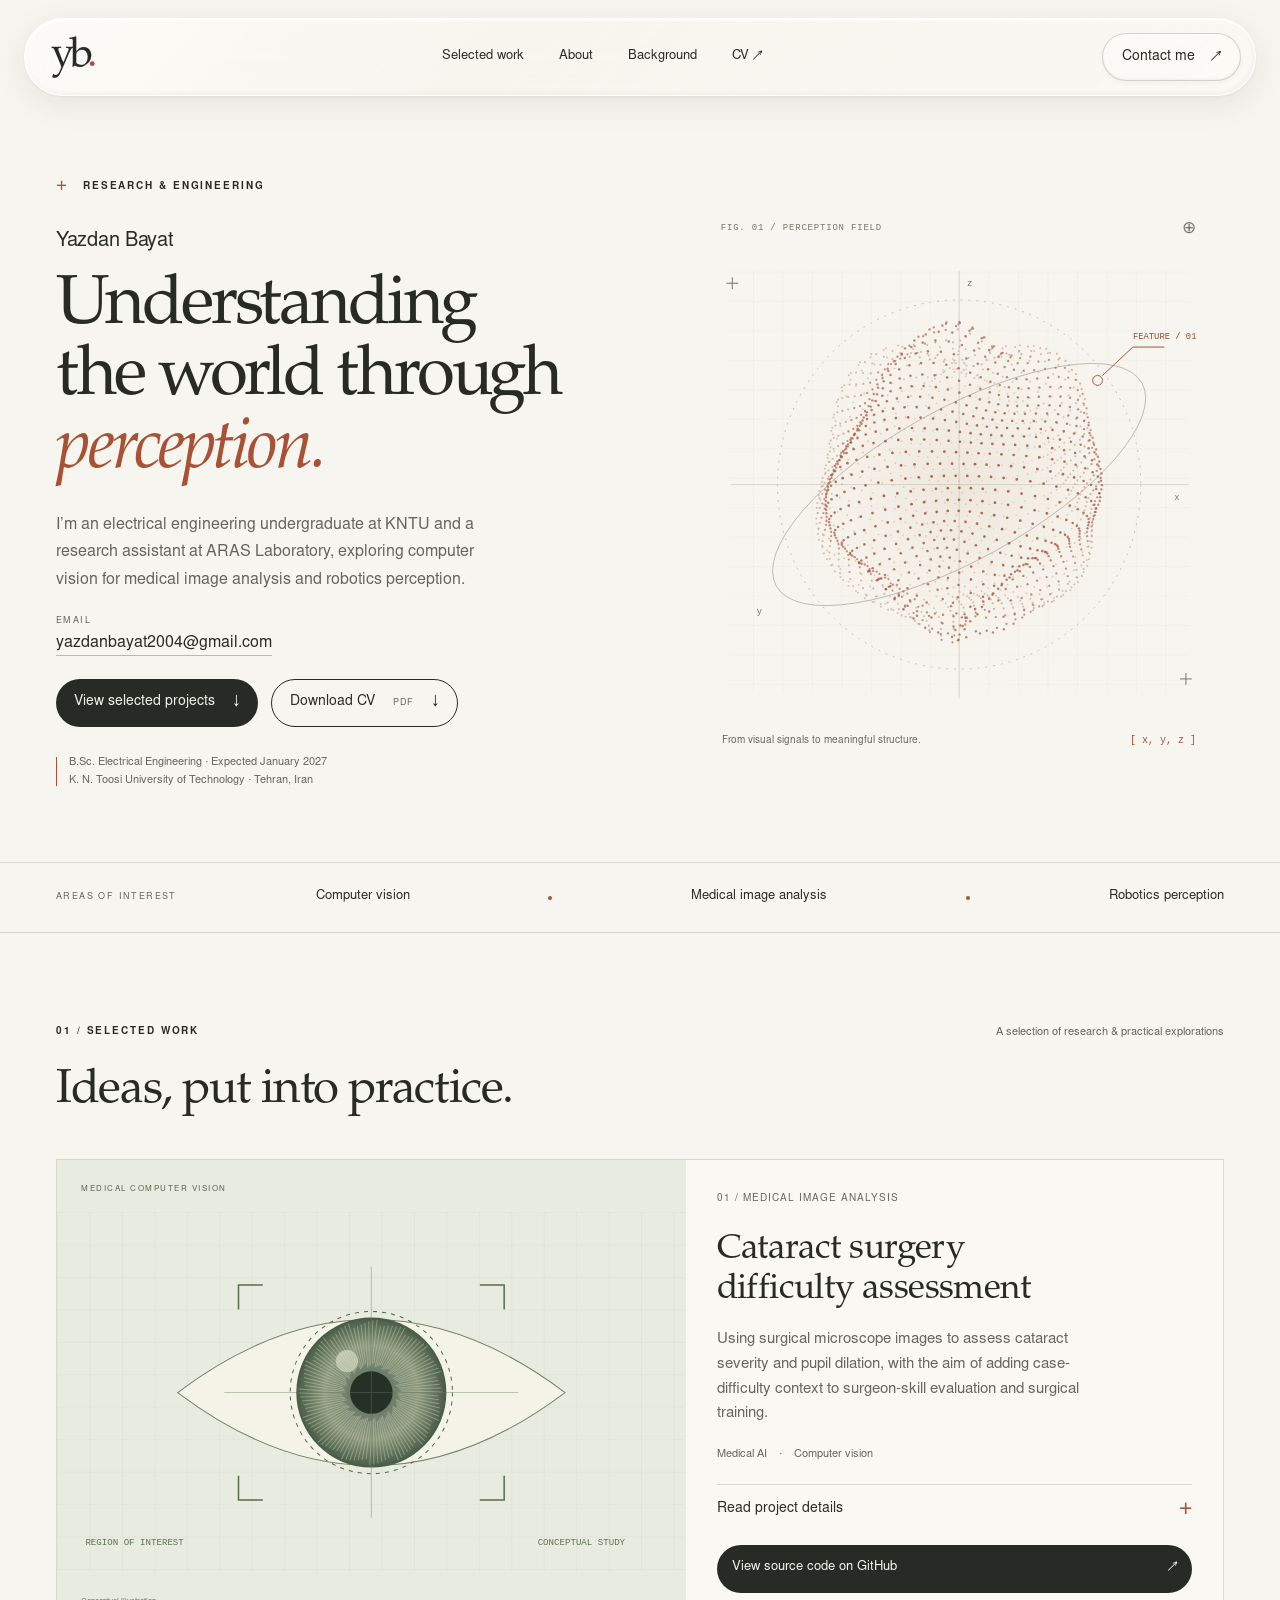
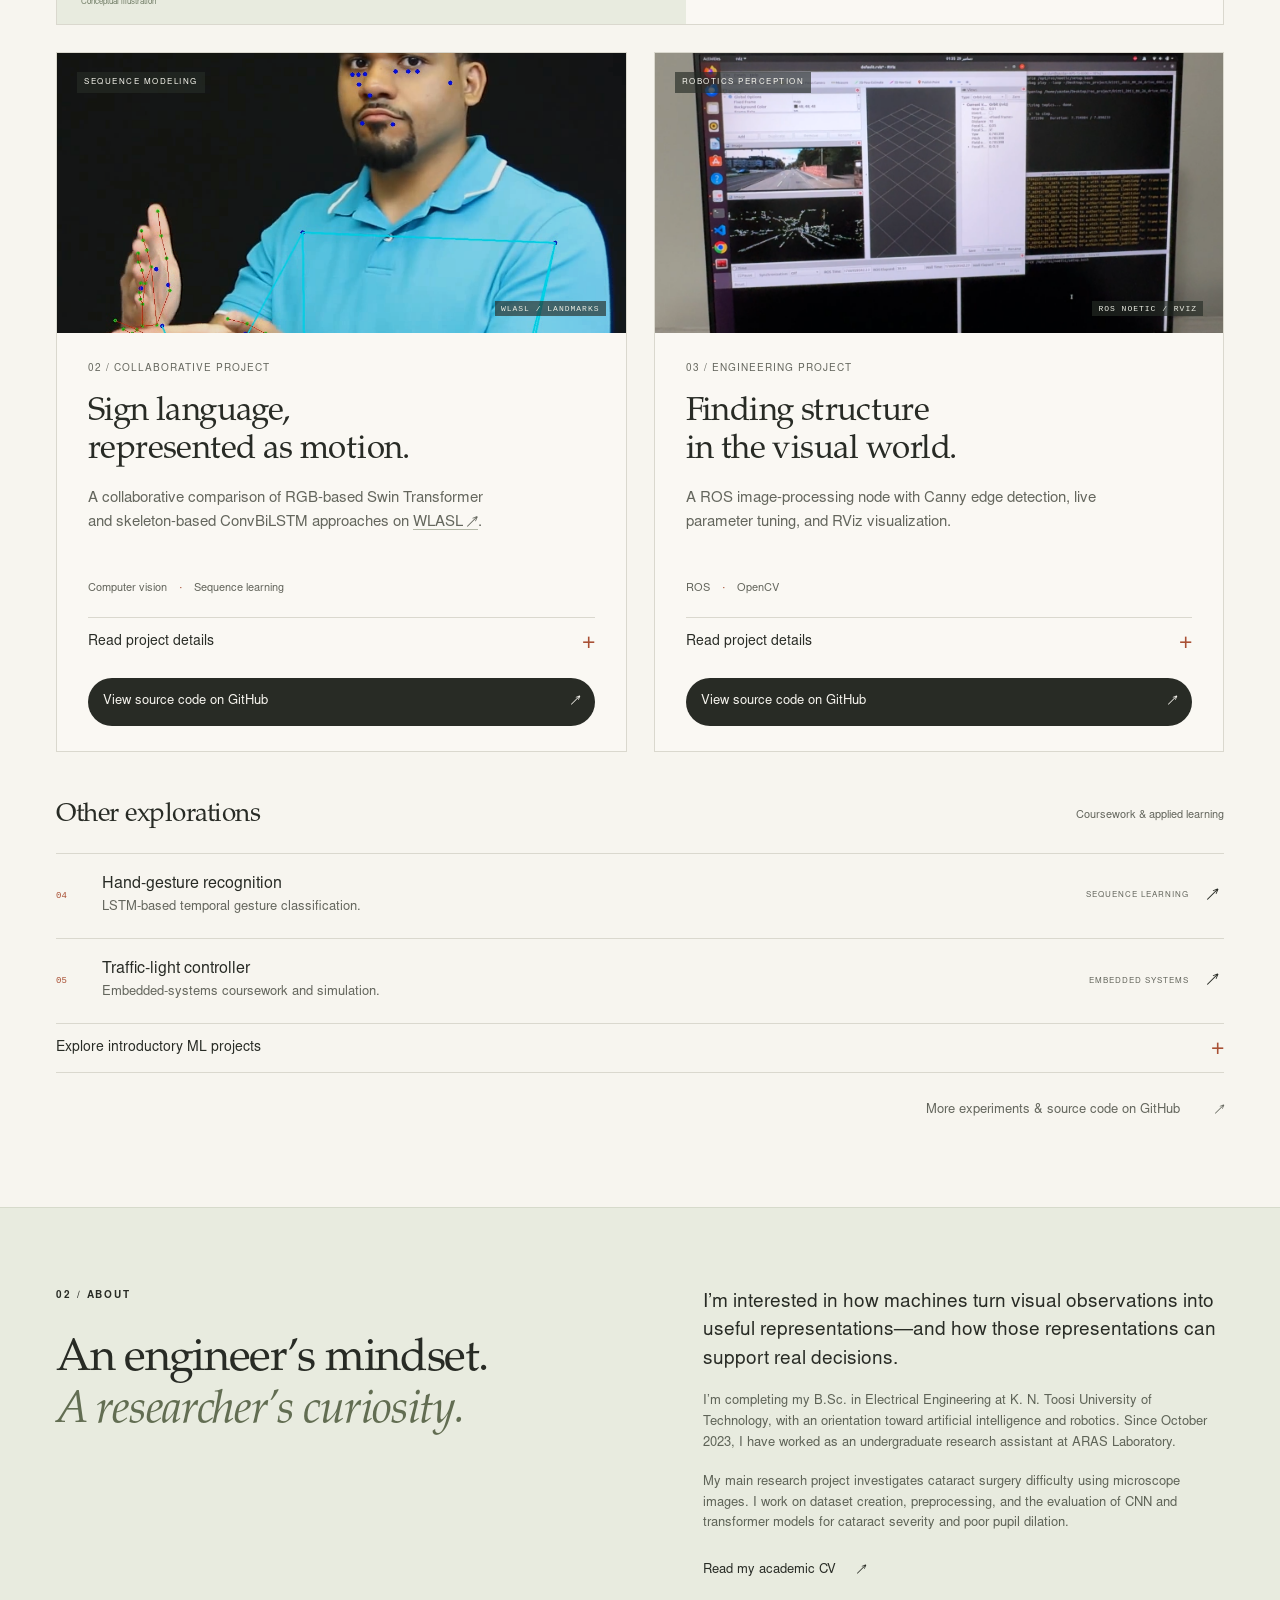
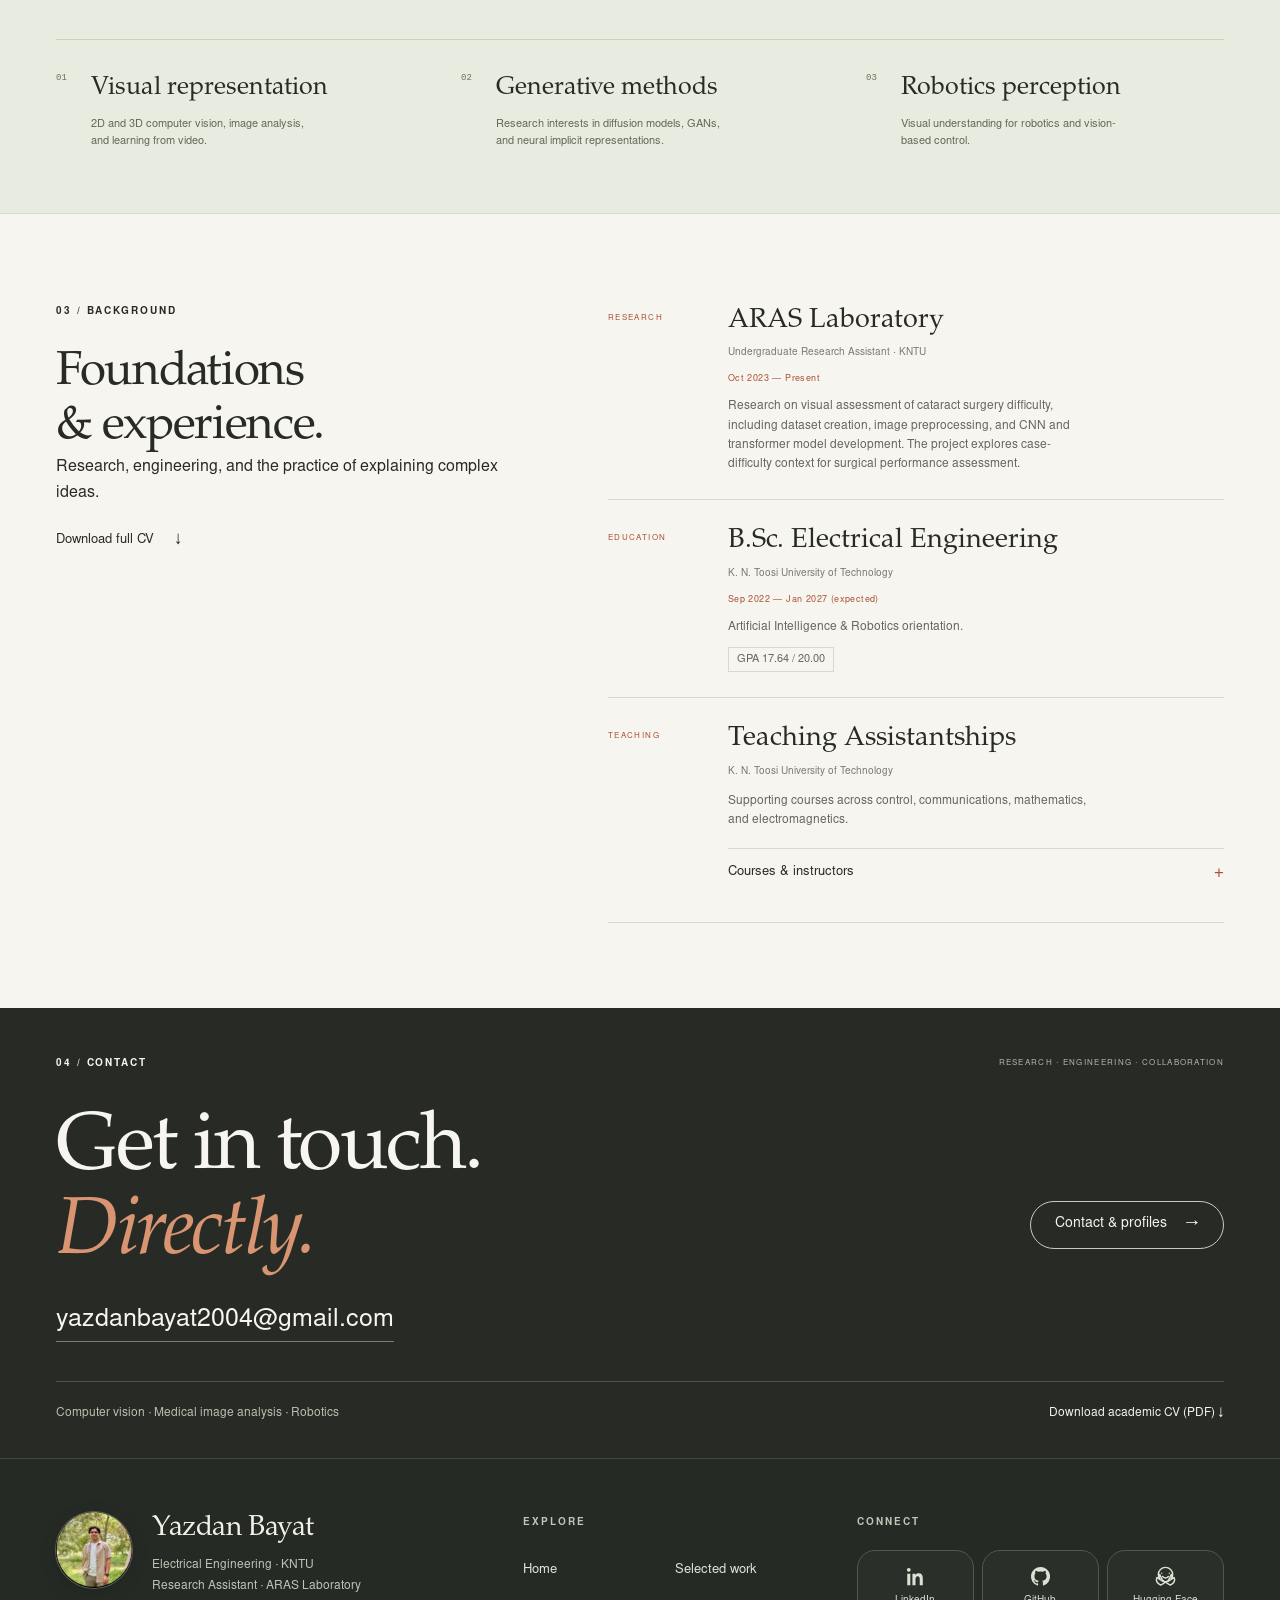
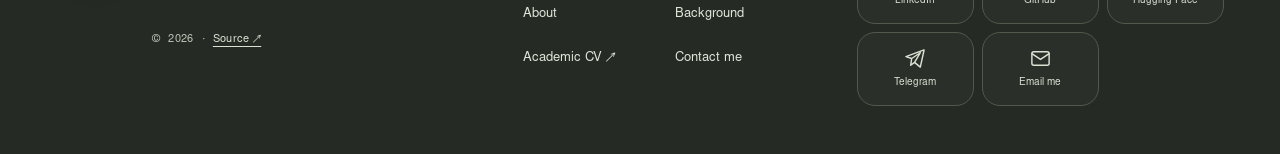
<file: index.html>
<!doctype html>
<html lang="en">
<head>
  <meta charset="utf-8">
  <meta name="viewport" content="width=device-width, initial-scale=1">
  <meta name="theme-color" content="#f7f5ef">
  <meta name="description" content="Yazdan Bayat — electrical engineering, computer vision, medical image analysis, and robotics perception. Selected research and engineering projects.">
  <title>Yazdan Bayat — Research & Engineering</title>
  <link rel="icon" href="assets/favicon.svg" type="image/svg+xml">
  <link rel="preload" href="assets/fonts/editorial-regular.otf" as="font" type="font/otf" crossorigin>
  <link rel="stylesheet" href="styles.css">
  <script src="script.js?v=20261015-mobile-nav" defer></script>
</head>
<body>
  <a class="skip" href="#main">Skip to content</a>
  <header class="header">
    <a class="wordmark" href="#top" aria-label="Yazdan Bayat, home">yb<span class="wordmark-dot">.</span></a>
    <nav class="desktop-nav" aria-label="Main navigation"><a href="#work">Selected work</a><a href="#about">About</a><a href="#background">Background</a><a href="assets/Yazdan_Bayat_CV.pdf" target="_blank" rel="noopener noreferrer" aria-label="View curriculum vitae, PDF">CV ↗</a></nav>
    <details class="mobile-menu"><summary>Explore <svg viewBox="0 0 16 16" aria-hidden="true"><path d="m4 6 4 4 4-4"/></svg></summary><nav aria-label="Mobile navigation"><a href="#top">Home</a><a href="#work">Selected work</a><a href="#about">About</a><a href="#background">Background</a><a href="assets/Yazdan_Bayat_CV.pdf" target="_blank" rel="noopener noreferrer">Academic CV ↗</a><a href="contact.html">Contact me</a></nav></details>
    <a class="header-contact" href="contact.html">Contact me <span aria-hidden="true">↗</span></a>
  </header>
  <main id="main">
    <section class="hero wrap" id="top" aria-labelledby="hero-title">
      <div class="hero-copy">
        <p class="eyebrow"><span class="tiny-cross" aria-hidden="true">+</span> RESEARCH & ENGINEERING</p>
        <p class="hero-name">Yazdan Bayat</p>
        <h1 id="hero-title">Understanding<br>the world through<br><em>perception.</em></h1>
        <p class="hero-description">I’m an electrical engineering undergraduate at KNTU and a research assistant at ARAS Laboratory, exploring computer vision for medical image analysis and robotics perception.</p>
        <div class="hero-email"><span>EMAIL</span><a href="mailto:yazdanbayat2004@gmail.com">yazdanbayat2004@gmail.com</a></div>
        <div class="hero-actions"><a class="button dark" href="#work">View selected projects <span aria-hidden="true">↓</span></a><a class="button outline" href="assets/Yazdan_Bayat_CV.pdf" download="Yazdan_Bayat_CV.pdf">Download CV <span class="button-format">PDF</span><span aria-hidden="true">↓</span></a></div>
        <div class="hero-affiliation"><span class="affiliation-line"></span><span>B.Sc. Electrical Engineering · Expected January 2027<br>K. N. Toosi University of Technology · Tehran, Iran</span></div>
      </div>
      <figure class="hero-visual">
        <div class="visual-top"><span>FIG. 01 / PERCEPTION FIELD</span><span aria-hidden="true">⊕</span></div>
        <svg id="perception-field" viewBox="0 0 540 500" role="img" aria-labelledby="field-title field-desc">
          <title id="field-title">An abstract three-dimensional perception field</title><desc id="field-desc">A terracotta point cloud forms a sculptural sphere inside a coordinate grid. A conceptual illustration of spatial perception.</desc>
          <defs><pattern id="grid" width="30" height="30" patternUnits="userSpaceOnUse"><path d="M30 0H0V30" fill="none" stroke="#d5d0c5" stroke-width=".5"/></pattern><radialGradient id="wash"><stop stop-color="#e9dfd0" stop-opacity=".7"/><stop offset="1" stop-color="#f7f5ef" stop-opacity="0"/></radialGradient></defs>
          <rect x="35" y="30" width="470" height="430" fill="url(#grid)" opacity=".65"/>
          <circle cx="272" cy="247" r="225" fill="url(#wash)"/>
          <g fill="none" stroke="#b7b2a7" stroke-width=".8"><ellipse cx="270" cy="247" rx="213" ry="77" transform="rotate(-29 270 247)"/><ellipse cx="270" cy="247" rx="185" ry="188" stroke-dasharray="2 6"/><path d="M37 247H504M270 29V465" opacity=".55"/></g>
          <g id="cloud"></g>
          <g fill="#77786e" font-family="monospace" font-size="9"><text x="489" y="263">x</text><text x="278" y="45">z</text><text x="64" y="379">y</text></g>
          <g fill="#f7f5ef" stroke="#a85437"><circle cx="411" cy="141" r="5"/><path d="M416 136L447 107H479" fill="none"/></g><text x="447" y="99" font-size="9" fill="#8f4d35" font-family="monospace">FEATURE / 01</text>
          <g stroke="#737569" stroke-width="1"><path d="M33 42h12m-6-6v12M495 445h12m-6-6v12"/></g>
        </svg>
        <figcaption><span>From visual signals to meaningful structure.</span><span class="visual-index">[ x, y, z ]</span></figcaption>
      </figure>
    </section>
    <div class="interest-strip"><div class="wrap"><span class="strip-label">AREAS OF INTEREST</span><span>Computer vision</span><i aria-hidden="true"></i><span>Medical image analysis</span><i aria-hidden="true"></i><span>Robotics perception</span></div></div>

    <section class="work wrap section" id="work" aria-labelledby="work-title">
      <div class="section-top"><p class="eyebrow">01 / SELECTED WORK</p><span class="small-note">A selection of research & practical explorations</span></div>
      <div class="work-heading"><h2 id="work-title">Ideas, put into practice.</h2></div>

      <article class="project featured" data-category="research">
        <div class="project-visual medical-visual"><span class="image-label">MEDICAL COMPUTER VISION</span><svg viewBox="0 0 620 355" role="img" aria-label="Conceptual illustration of image analysis around an eye; not a clinical image or model output">
          <defs><radialGradient id="iris"><stop stop-color="#262d25"/><stop offset=".2" stop-color="#262d25"/><stop offset=".21" stop-color="#647765"/><stop offset=".63" stop-color="#8d9980"/><stop offset="1" stop-color="#465b46"/></radialGradient><pattern id="med-grid" width="32" height="32" patternUnits="userSpaceOnUse"><path d="M32 0H0V32" fill="none" stroke="#d1d4c5" stroke-width=".6"/></pattern></defs>
          <rect width="620" height="355" fill="url(#med-grid)"/><g transform="translate(310 178)"><path d="M-191 0Q0-144 191 0Q0 144-191 0Z" fill="#f4f3e8" stroke="#75816a"/><circle r="74" fill="url(#iris)"/><g id="iris-lines" stroke="#c7cdab" opacity=".45"></g><circle r="21" fill="#253026"/><circle r="80" fill="none" stroke="#56674a" stroke-dasharray="4 5"/><path d="M-107-106h-24v24M107-106h24v24M-107 106h-24v-24M107 106h24v-24" fill="none" stroke="#596e4e" stroke-width="1.5"/><path d="M-145 0h290M0-124v248" stroke="#687b59" opacity=".4"/><circle cx="-24" cy="-31" r="11" fill="#eef1db" opacity=".5"/></g>
          <g fill="#627155" font-family="monospace" font-size="9"><text x="28" y="328">REGION OF INTEREST</text><text x="474" y="328">CONCEPTUAL STUDY</text></g>
        </svg><span class="visual-disclaimer">Conceptual illustration</span></div>
        <div class="project-copy"><div class="project-meta"><span>01 / MEDICAL IMAGE ANALYSIS</span></div><h3>Cataract surgery<br>difficulty assessment</h3><p>Using surgical microscope images to assess cataract severity and pupil dilation, with the aim of adding case-difficulty context to surgeon-skill evaluation and surgical training.</p><div class="tags"><span>Medical AI</span><span>Computer vision</span></div>
          <details class="project-details"><summary>Read project details <span aria-hidden="true">+</span></summary><div class="project-details-body"><p><strong>The idea.</strong> A surgeon’s performance needs to be interpreted in the context of the case. This project investigates visual indicators of case difficulty that could help a skill-assessment system account for the conditions under which a procedure is performed.</p><p><strong>The approach.</strong> Surgical microscope images are used for two complementary tasks: four-class cataract severity classification and binary poor pupil dilation detection. CNN and transformer models learn visual patterns associated with these factors.</p><p><strong>Intended use.</strong> Providing a case-difficulty signal for future surgeon-skill assessment, training feedback, and research into surgical performance.</p><p><strong>My work.</strong> Dataset creation and annotation, preprocessing, video-identifier mapping, and model development and evaluation.</p></div></details>
          <a class="project-code-link" href="https://github.com/YzdnByat/Cataract-Difficulty-Classification" target="_blank" rel="noopener noreferrer">View source code on GitHub <span aria-hidden="true">↗</span></a>
        </div>
      </article>

      <div class="project-grid">
        <article class="project compact" data-category="research"><div class="project-visual sign-visual"><img src="assets/sign-landmarks.png" alt="A sign-language video frame with detected facial, body, and hand landmarks" loading="lazy" width="1041" height="1115"><span class="image-label light">SEQUENCE MODELING</span><span class="image-corner">WLASL / LANDMARKS</span></div><div class="project-copy"><div class="project-meta"><span>02 / COLLABORATIVE PROJECT</span></div><h3>Sign language,<br>represented as motion.</h3><p>A collaborative comparison of RGB-based Swin Transformer and skeleton-based ConvBiLSTM approaches on <a class="inline-link" href="https://dxli94.github.io/WLASL/" target="_blank" rel="noopener noreferrer">WLASL ↗</a>.</p><div class="tags"><span>Computer vision</span><span>Sequence learning</span></div><details class="project-details"><summary>Read project details <span aria-hidden="true">+</span></summary><div class="project-details-body"><p><strong>The idea.</strong> Recognizing individual signs from video is a visual sequence-learning problem. This collaborative project compares image-based and landmark-based representations.</p><p><strong>The approach.</strong> RGB-based Swin Transformer and skeleton-based ConvBiLSTM models are explored using <a class="inline-link" href="https://dxli94.github.io/WLASL/" target="_blank" rel="noopener noreferrer">the WLASL dataset</a>.</p><p><strong>Team.</strong> <a class="inline-link" href="https://github.com/YzdnByat" target="_blank" rel="noopener noreferrer">Yazdan Bayat</a>, <a class="inline-link" href="https://github.com/mobinamqdm" target="_blank" rel="noopener noreferrer">Mobina</a>, and Iman.</p></div></details><a class="project-code-link" href="https://github.com/YzdnByat/wlasl-sign-language-recognition" target="_blank" rel="noopener noreferrer">View source code on GitHub <span aria-hidden="true">↗</span></a></div></article>
        <article class="project compact" data-category="engineering"><div class="project-visual ros-visual"><div class="ros-image-window"><img src="assets/ros-demo.png" alt="Original demonstration capture showing camera images and Canny edges in ROS RViz" loading="lazy" width="1920" height="1200"></div><span class="image-label light">ROBOTICS PERCEPTION</span><span class="image-corner">ROS NOETIC / RVIZ</span></div><div class="project-copy"><div class="project-meta"><span>03 / ENGINEERING PROJECT</span></div><h3>Finding structure<br>in the visual world.</h3><p>A ROS image-processing node with Canny edge detection, live parameter tuning, and RViz visualization.</p><div class="tags"><span>ROS</span><span>OpenCV</span></div><details class="project-details"><summary>Read project details <span aria-hidden="true">+</span></summary><div class="project-details-body"><p><strong>The idea.</strong> Turn camera images into an edge representation that makes image structure easier to inspect within a robotics workflow.</p><p><strong>The implementation.</strong> An OpenCV-based Canny node in ROS 1 Noetic subscribes to camera images and publishes edge outputs. Dynamic reconfigure supports live parameter tuning, with both views displayed in RViz.</p><p><strong>Demonstration.</strong> The image above is an original capture from the recorded project demonstration.</p></div></details><a class="project-code-link" href="https://github.com/YzdnByat/ros-canny-edge-detection" target="_blank" rel="noopener noreferrer">View source code on GitHub <span aria-hidden="true">↗</span></a></div></article>
      </div>
      <div class="other-work" aria-labelledby="other-work-title">
        <div class="other-work-heading"><h3 id="other-work-title">Other explorations</h3><span class="small-note">Coursework & applied learning</span></div>
        <a class="other-work-row" href="https://github.com/YzdnByat/Hand_Gesture_Recognition" target="_blank" rel="noopener noreferrer"><span class="other-number">04</span><div><h4>Hand-gesture recognition</h4><p>LSTM-based temporal gesture classification.</p></div><span class="other-tag">SEQUENCE LEARNING</span><span aria-hidden="true">↗</span></a>
        <a class="other-work-row" href="https://github.com/YzdnByat/Traffic_Light_Simulation" target="_blank" rel="noopener noreferrer"><span class="other-number">05</span><div><h4>Traffic-light controller</h4><p>Embedded-systems coursework and simulation.</p></div><span class="other-tag">EMBEDDED SYSTEMS</span><span aria-hidden="true">↗</span></a>
        <details class="coursework-details"><summary>Explore introductory ML projects <span aria-hidden="true">+</span></summary><div class="coursework-links"><span>ML FOUNDATIONS</span><a href="https://github.com/YzdnByat/MNIST" target="_blank" rel="noopener noreferrer">MNIST ↗</a><a href="https://github.com/YzdnByat/CIFAR_10" target="_blank" rel="noopener noreferrer">CIFAR-10 ↗</a><a href="https://github.com/YzdnByat/Titanic_Dataset" target="_blank" rel="noopener noreferrer">Titanic ↗</a><a href="https://github.com/YzdnByat/UCLA_Admission_Dataset" target="_blank" rel="noopener noreferrer">Graduate admission ↗</a></div></details>
      </div>
      <a class="all-repos" href="https://github.com/YzdnByat?tab=repositories" target="_blank" rel="noopener noreferrer">More experiments & source code on GitHub <span aria-hidden="true">↗</span></a>
    </section>

    <section class="about-section" id="about" aria-labelledby="about-title">
      <div class="wrap about-layout"><div><p class="eyebrow">02 / ABOUT</p><h2 id="about-title">An engineer’s mindset.<br><em>A researcher’s curiosity.</em></h2></div>
      <div class="about-copy"><p class="about-lead">I’m interested in how machines turn visual observations into useful representations—and how those representations can support real decisions.</p><p>I’m completing my B.Sc. in Electrical Engineering at K. N. Toosi University of Technology, with an orientation toward artificial intelligence and robotics. Since October 2023, I have worked as an undergraduate research assistant at ARAS Laboratory.</p><p>My main research project investigates cataract surgery difficulty using microscope images. I work on dataset creation, preprocessing, and the evaluation of CNN and transformer models for cataract severity and poor pupil dilation.</p><a class="text-link" href="assets/Yazdan_Bayat_CV.pdf" target="_blank" rel="noopener noreferrer">Read my academic CV <span aria-hidden="true">↗</span></a></div></div>
      <div class="wrap research-notes"><div class="research-note"><span>01</span><h3>Visual representation</h3><p>2D and 3D computer vision, image analysis, and learning from video.</p></div><div class="research-note"><span>02</span><h3>Generative methods</h3><p>Research interests in diffusion models, GANs, and neural implicit representations.</p></div><div class="research-note"><span>03</span><h3>Robotics perception</h3><p>Visual understanding for robotics and vision-based control.</p></div></div>
    </section>

    <section class="background wrap section" id="background" aria-labelledby="background-title">
      <div class="background-heading"><p class="eyebrow">03 / BACKGROUND</p><h2 id="background-title">Foundations<br>& experience.</h2><p>Research, engineering, and the practice of explaining complex ideas.</p><a class="text-link background-cv" href="assets/Yazdan_Bayat_CV.pdf" download="Yazdan_Bayat_CV.pdf">Download full CV <span aria-hidden="true">↓</span></a></div>
      <div class="timeline">
        <article><span class="timeline-label">RESEARCH</span><div><h3>ARAS Laboratory</h3><p class="role">Undergraduate Research Assistant · KNTU</p><p class="timeline-date">Oct 2023 — Present</p><p>Research on visual assessment of cataract surgery difficulty, including dataset creation, image preprocessing, and CNN and transformer model development. The project explores case-difficulty context for surgical performance assessment.</p></div></article>
        <article><span class="timeline-label">EDUCATION</span><div><h3>B.Sc. Electrical Engineering</h3><p class="role">K. N. Toosi University of Technology</p><p class="timeline-date">Sep 2022 — Jan 2027 (expected)</p><p>Artificial Intelligence & Robotics orientation.<br><span class="gpa">GPA 17.64 / 20.00</span></p></div></article>
        <article><span class="timeline-label">TEACHING</span><div><h3>Teaching Assistantships</h3><p class="role">K. N. Toosi University of Technology</p><p>Supporting courses across control, communications, mathematics, and electromagnetics.</p><details class="teaching-details"><summary>Courses & instructors <span aria-hidden="true">+</span></summary><ul><li><strong>Linear Control Systems</strong><span>Prof. Hamid D. Taghirad · Sep 2025 — Present</span></li><li><strong>Communication Systems</strong><span>Assoc. Prof. Mohammad Ali Sebt · Sep 2025 — Present</span></li><li><strong>Differential Equations</strong><span>Assoc. Prof. Hadi Aliakbarian · Jan — May 2025</span></li><li><strong>Electromagnetics</strong><span>Dr. Zahra Ghatan Kashani · Jan 2025 — Present</span></li></ul></details></div></article>
      </div>
    </section>

    <section class="contact-section" id="contact" aria-labelledby="contact-title"><div class="wrap"><div class="contact-top"><p class="eyebrow">04 / CONTACT</p><span>RESEARCH · ENGINEERING · COLLABORATION</span></div><div class="contact-main"><div><h2 id="contact-title">Get in touch.<br><em>Directly.</em></h2><a class="contact-email prominent-email" href="mailto:yazdanbayat2004@gmail.com">yazdanbayat2004@gmail.com</a></div><a class="button contact-page-button" href="contact.html">Contact & profiles <span aria-hidden="true">→</span></a></div><div class="contact-bottom"><p>Computer vision · Medical image analysis · Robotics</p><a href="assets/Yazdan_Bayat_CV.pdf" download="Yazdan_Bayat_CV.pdf">Download academic CV (PDF) ↓</a></div></div></section>
  </main>
  <footer class="site-footer">
    <div class="wrap footer-layout">
      <div class="footer-identity"><a class="footer-portrait" href="#top" aria-label="Yazdan Bayat, back to top"><img src="assets/telegram-qr.png" alt="" width="1687" height="2048" loading="lazy"></a><div><a class="footer-name" href="#top">Yazdan Bayat</a><p>Electrical Engineering · KNTU<br>Research Assistant · ARAS Laboratory</p><p class="footer-meta">© <span id="year">2026</span> <span aria-hidden="true">·</span> <a href="https://github.com/YzdnByat/yzdnbyat.github.io" target="_blank" rel="noopener noreferrer">Source ↗</a></p></div></div>
      <nav class="footer-explore" aria-labelledby="footer-explore-title"><h2 id="footer-explore-title">Explore</h2><div><a href="#top">Home</a><a href="#work">Selected work</a><a href="#about">About</a><a href="#background">Background</a><a href="assets/Yazdan_Bayat_CV.pdf" target="_blank" rel="noopener noreferrer">Academic CV ↗</a><a href="contact.html">Contact me</a></div></nav>
      <nav class="footer-connect" aria-labelledby="footer-connect-title"><h2 id="footer-connect-title">Connect</h2><div class="social-links">
        <a class="social-link" href="https://www.linkedin.com/in/yazdan-bayat-171b23267/" target="_blank" rel="noopener noreferrer"><svg viewBox="0 0 24 24" aria-hidden="true"><path fill="currentColor" d="M5 3a2 2 0 1 0 0 4 2 2 0 0 0 0-4ZM3.4 9h3.2v12H3.4Zm5.4 0h3.1v1.6c.7-1.2 1.8-1.9 3.4-1.9 3 0 4.3 1.7 4.3 5V21h-3.2v-6.5c0-1.8-.6-2.7-2-2.7-1.5 0-2.4 1.1-2.4 3.1V21H8.8Z"/></svg><span>LinkedIn</span></a>
        <a class="social-link" href="https://github.com/YzdnByat" target="_blank" rel="noopener noreferrer"><svg viewBox="0 0 24 24" aria-hidden="true"><path fill="currentColor" d="M12 2a10 10 0 0 0-3.16 19.49c.5.09.68-.22.68-.48v-1.87c-2.78.6-3.37-1.18-3.37-1.18-.45-1.16-1.11-1.47-1.11-1.47-.91-.62.07-.61.07-.61 1 .07 1.53 1.03 1.53 1.03.89 1.52 2.34 1.08 2.91.83.09-.65.35-1.08.64-1.33-2.22-.25-4.56-1.11-4.56-4.94 0-1.09.39-1.98 1.03-2.68-.1-.25-.45-1.27.1-2.65 0 0 .84-.27 2.75 1.02a9.6 9.6 0 0 1 5 0c1.91-1.29 2.75-1.02 2.75-1.02.55 1.38.2 2.4.1 2.65.64.7 1.03 1.59 1.03 2.68 0 3.84-2.34 4.69-4.57 4.94.36.31.68.92.68 1.85v2.75c0 .27.18.58.69.48A10 10 0 0 0 12 2Z"/></svg><span>GitHub</span></a>
        <a class="social-link" href="https://huggingface.co/yzdnbyat" target="_blank" rel="noopener noreferrer"><svg viewBox="0 0 24 24" aria-hidden="true" fill="none" stroke="currentColor" stroke-width="1.5" stroke-linecap="round" stroke-linejoin="round"><circle cx="12" cy="10" r="7.5"/><path d="M8 8.5h.01M16 8.5h.01M9 12q3 3 6 0M3 13l3 2-1-4q0-1 1-1l3 6 3 2 3-2 3-6q1 0 1 1l-1 4 3-2M3 13q-2 5 4 8l5-3 5 3q6-3 4-8"/></svg><span>Hugging Face</span></a>
        <a class="social-link" href="https://t.me/YZDNBYAT" target="_blank" rel="noopener noreferrer"><svg viewBox="0 0 24 24" aria-hidden="true" fill="none" stroke="currentColor" stroke-width="1.5" stroke-linecap="round" stroke-linejoin="round"><path d="m21 3-4 18-6-5-4 3 1-7-6-2 19-7ZM8 12l9-6-6 10"/></svg><span>Telegram</span></a>
        <a class="social-link" href="mailto:yazdanbayat2004@gmail.com"><svg viewBox="0 0 24 24" aria-hidden="true" fill="none" stroke="currentColor" stroke-width="1.5" stroke-linecap="round" stroke-linejoin="round"><rect x="3" y="5" width="18" height="14" rx="2"/><path d="m3 7 9 6 9-6"/></svg><span>Email me</span></a>
      </div></nav>
    </div>
  </footer>
</body>
</html>
</file>
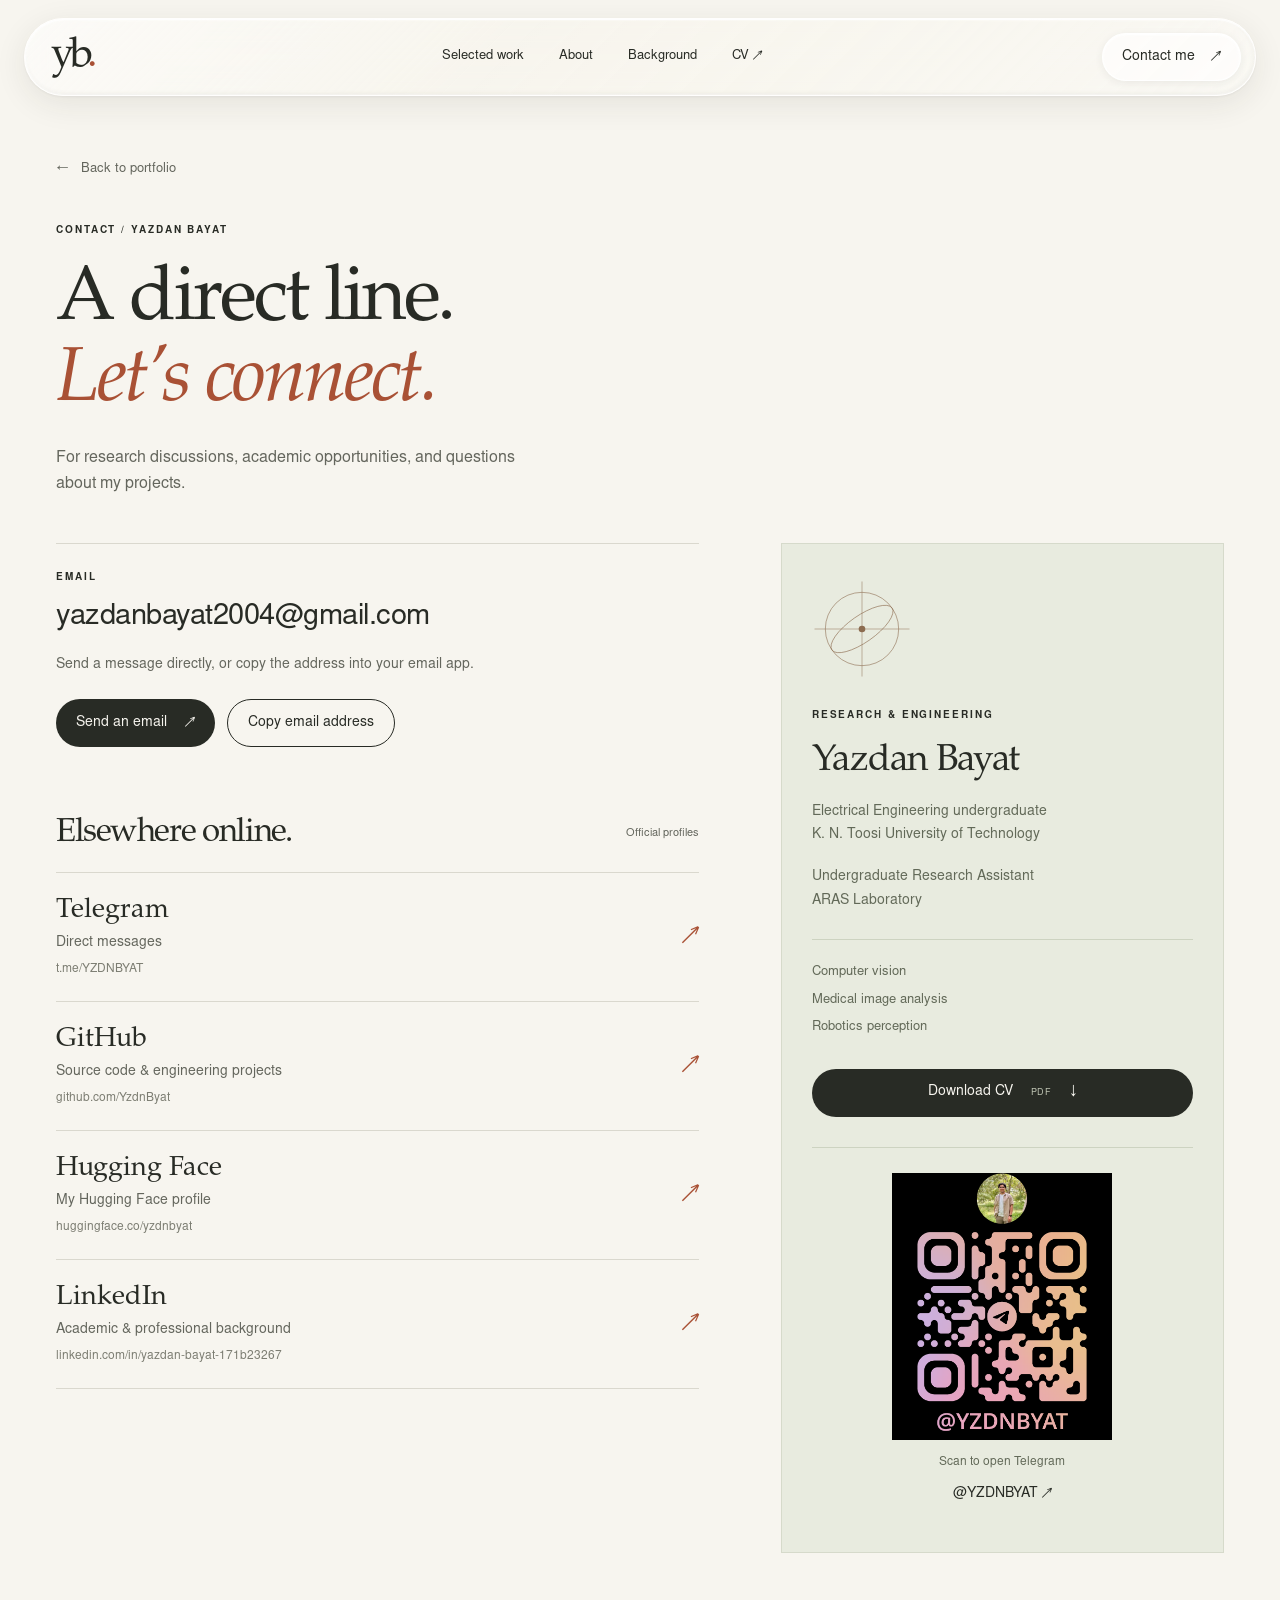
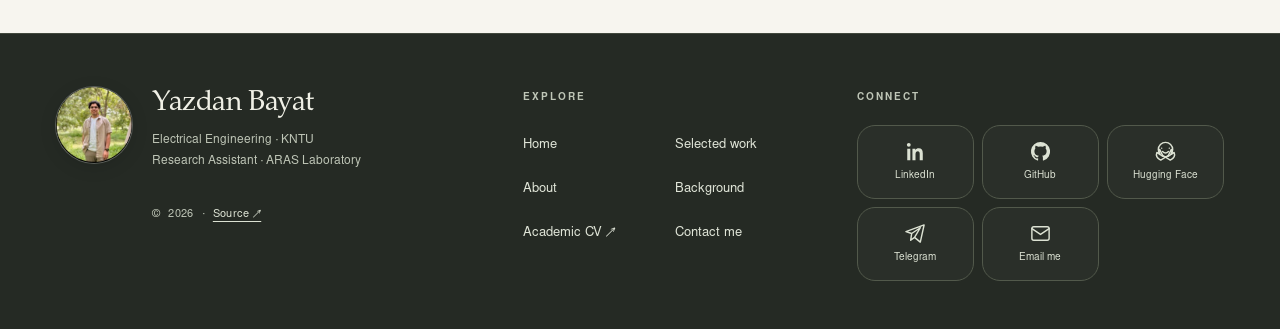
<file: contact.html>
<!doctype html>
<html lang="en">
<head>
  <meta charset="utf-8">
  <meta name="viewport" content="width=device-width, initial-scale=1">
  <meta name="theme-color" content="#f7f5ef">
  <meta name="description" content="Contact Yazdan Bayat by email, or find his GitHub, LinkedIn, Hugging Face, and Telegram profiles. Download his academic CV.">
  <title>Contact — Yazdan Bayat</title>
  <link rel="icon" href="assets/favicon.svg" type="image/svg+xml">
  <link rel="preload" href="assets/fonts/editorial-regular.otf" as="font" type="font/otf" crossorigin>
  <link rel="stylesheet" href="styles.css">
  <script src="script.js?v=20261015-mobile-nav" defer></script>
</head>
<body class="contact-page">
  <a class="skip" href="#main">Skip to content</a>
  <header class="header">
    <a class="wordmark" href="index.html" aria-label="Yazdan Bayat, home">yb<span class="wordmark-dot">.</span></a>
    <nav class="desktop-nav" aria-label="Main navigation"><a href="index.html#work">Selected work</a><a href="index.html#about">About</a><a href="index.html#background">Background</a><a href="assets/Yazdan_Bayat_CV.pdf" target="_blank" rel="noopener noreferrer" aria-label="View curriculum vitae, PDF">CV ↗</a></nav>
    <details class="mobile-menu"><summary>Explore <svg viewBox="0 0 16 16" aria-hidden="true"><path d="m4 6 4 4 4-4"/></svg></summary><nav aria-label="Mobile navigation"><a href="index.html">Home</a><a href="index.html#work">Selected work</a><a href="index.html#about">About</a><a href="index.html#background">Background</a><a href="assets/Yazdan_Bayat_CV.pdf" target="_blank" rel="noopener noreferrer">Academic CV ↗</a><a href="contact.html" aria-current="page">Contact me</a></nav></details>
    <a class="header-contact" href="contact.html" aria-current="page">Contact me <span aria-hidden="true">↗</span></a>
  </header>
  <main id="main" class="wrap contact-content">
    <a class="back-home" href="index.html"><span aria-hidden="true">←</span> Back to portfolio</a>
    <div class="contact-page-heading"><p class="eyebrow">CONTACT / YAZDAN BAYAT</p><h1>A direct line.<br><em>Let’s connect.</em></h1><p>For research discussions, academic opportunities, and questions about my projects.</p></div>
    <div class="contact-layout">
      <div class="contact-channels">
        <section class="email-panel" aria-labelledby="email-title"><p class="eyebrow" id="email-title">EMAIL</p><a class="contact-address" id="contact-email-address" href="mailto:yazdanbayat2004@gmail.com">yazdanbayat2004@gmail.com</a><p class="channel-description">Send a message directly, or copy the address into your email app.</p><div class="email-actions"><a class="button dark" href="mailto:yazdanbayat2004@gmail.com">Send an email <span aria-hidden="true">↗</span></a><button class="button outline" type="button" data-copy-email>Copy email address</button></div><p class="copy-status" id="copy-status" role="status" aria-live="polite"></p></section>
        <section class="profile-panel" aria-labelledby="profiles-title"><div class="profile-panel-heading"><h2 id="profiles-title">Elsewhere online.</h2><span class="small-note">Official profiles</span></div>
          <a class="profile-row" href="https://t.me/YZDNBYAT" target="_blank" rel="noopener noreferrer"><div><h3>Telegram</h3><p>Direct messages</p><span>t.me/YZDNBYAT</span></div><span class="profile-arrow" aria-hidden="true">↗</span></a>
          <a class="profile-row" href="https://github.com/YzdnByat" target="_blank" rel="noopener noreferrer"><div><h3>GitHub</h3><p>Source code & engineering projects</p><span>github.com/YzdnByat</span></div><span class="profile-arrow" aria-hidden="true">↗</span></a>
          <a class="profile-row" href="https://huggingface.co/yzdnbyat" target="_blank" rel="noopener noreferrer"><div><h3>Hugging Face</h3><p>My Hugging Face profile</p><span>huggingface.co/yzdnbyat</span></div><span class="profile-arrow" aria-hidden="true">↗</span></a>
          <a class="profile-row" href="https://www.linkedin.com/in/yazdan-bayat-171b23267/" target="_blank" rel="noopener noreferrer"><div><h3>LinkedIn</h3><p>Academic & professional background</p><span>linkedin.com/in/yazdan-bayat-171b23267</span></div><span class="profile-arrow" aria-hidden="true">↗</span></a>
        </section>
      </div>
      <aside class="contact-aside" aria-labelledby="contact-aside-title"><div class="aside-symbol" aria-hidden="true"><svg viewBox="0 0 120 120"><circle cx="60" cy="60" r="44" fill="none" stroke="currentColor" stroke-width=".7"/><ellipse cx="60" cy="60" rx="44" ry="16" fill="none" stroke="currentColor" stroke-width=".7" transform="rotate(-35 60 60)"/><path d="M60 3v114M3 60h114" stroke="currentColor" stroke-width=".6"/><circle cx="60" cy="60" r="4" fill="currentColor"/></svg></div><p class="eyebrow">RESEARCH & ENGINEERING</p><h2 id="contact-aside-title">Yazdan Bayat</h2><p>Electrical Engineering undergraduate<br>K. N. Toosi University of Technology</p><p>Undergraduate Research Assistant<br>ARAS Laboratory</p><div class="aside-interests"><span>Computer vision</span><span>Medical image analysis</span><span>Robotics perception</span></div><a class="button dark" href="assets/Yazdan_Bayat_CV.pdf" download="Yazdan_Bayat_CV.pdf">Download CV <span class="button-format">PDF</span><span aria-hidden="true">↓</span></a><figure class="telegram-qr"><a href="https://t.me/YZDNBYAT" target="_blank" rel="noopener noreferrer" aria-label="Open Yazdan Bayat on Telegram"><img src="assets/telegram-qr.png" alt="Telegram QR code for Yazdan Bayat, @YZDNBYAT" width="1687" height="2048" loading="lazy"></a><figcaption>Scan to open Telegram<br><a href="https://t.me/YZDNBYAT" target="_blank" rel="noopener noreferrer">@YZDNBYAT ↗</a></figcaption></figure></aside>
    </div>
  </main>
  <footer class="site-footer">
    <div class="wrap footer-layout">
      <div class="footer-identity"><a class="footer-portrait" href="index.html" aria-label="Yazdan Bayat, home"><img src="assets/telegram-qr.png" alt="" width="1687" height="2048" loading="lazy"></a><div><a class="footer-name" href="index.html">Yazdan Bayat</a><p>Electrical Engineering · KNTU<br>Research Assistant · ARAS Laboratory</p><p class="footer-meta">© <span id="year">2026</span> <span aria-hidden="true">·</span> <a href="https://github.com/YzdnByat/yzdnbyat.github.io" target="_blank" rel="noopener noreferrer">Source ↗</a></p></div></div>
      <nav class="footer-explore" aria-labelledby="footer-explore-title"><h2 id="footer-explore-title">Explore</h2><div><a href="index.html">Home</a><a href="index.html#work">Selected work</a><a href="index.html#about">About</a><a href="index.html#background">Background</a><a href="assets/Yazdan_Bayat_CV.pdf" target="_blank" rel="noopener noreferrer">Academic CV ↗</a><a href="contact.html" aria-current="page">Contact me</a></div></nav>
      <nav class="footer-connect" aria-labelledby="footer-connect-title"><h2 id="footer-connect-title">Connect</h2><div class="social-links">
        <a class="social-link" href="https://www.linkedin.com/in/yazdan-bayat-171b23267/" target="_blank" rel="noopener noreferrer"><svg viewBox="0 0 24 24" aria-hidden="true"><path fill="currentColor" d="M5 3a2 2 0 1 0 0 4 2 2 0 0 0 0-4ZM3.4 9h3.2v12H3.4Zm5.4 0h3.1v1.6c.7-1.2 1.8-1.9 3.4-1.9 3 0 4.3 1.7 4.3 5V21h-3.2v-6.5c0-1.8-.6-2.7-2-2.7-1.5 0-2.4 1.1-2.4 3.1V21H8.8Z"/></svg><span>LinkedIn</span></a>
        <a class="social-link" href="https://github.com/YzdnByat" target="_blank" rel="noopener noreferrer"><svg viewBox="0 0 24 24" aria-hidden="true"><path fill="currentColor" d="M12 2a10 10 0 0 0-3.16 19.49c.5.09.68-.22.68-.48v-1.87c-2.78.6-3.37-1.18-3.37-1.18-.45-1.16-1.11-1.47-1.11-1.47-.91-.62.07-.61.07-.61 1 .07 1.53 1.03 1.53 1.03.89 1.52 2.34 1.08 2.91.83.09-.65.35-1.08.64-1.33-2.22-.25-4.56-1.11-4.56-4.94 0-1.09.39-1.98 1.03-2.68-.1-.25-.45-1.27.1-2.65 0 0 .84-.27 2.75 1.02a9.6 9.6 0 0 1 5 0c1.91-1.29 2.75-1.02 2.75-1.02.55 1.38.2 2.4.1 2.65.64.7 1.03 1.59 1.03 2.68 0 3.84-2.34 4.69-4.57 4.94.36.31.68.92.68 1.85v2.75c0 .27.18.58.69.48A10 10 0 0 0 12 2Z"/></svg><span>GitHub</span></a>
        <a class="social-link" href="https://huggingface.co/yzdnbyat" target="_blank" rel="noopener noreferrer"><svg viewBox="0 0 24 24" aria-hidden="true" fill="none" stroke="currentColor" stroke-width="1.5" stroke-linecap="round" stroke-linejoin="round"><circle cx="12" cy="10" r="7.5"/><path d="M8 8.5h.01M16 8.5h.01M9 12q3 3 6 0M3 13l3 2-1-4q0-1 1-1l3 6 3 2 3-2 3-6q1 0 1 1l-1 4 3-2M3 13q-2 5 4 8l5-3 5 3q6-3 4-8"/></svg><span>Hugging Face</span></a>
        <a class="social-link" href="https://t.me/YZDNBYAT" target="_blank" rel="noopener noreferrer"><svg viewBox="0 0 24 24" aria-hidden="true" fill="none" stroke="currentColor" stroke-width="1.5" stroke-linecap="round" stroke-linejoin="round"><path d="m21 3-4 18-6-5-4 3 1-7-6-2 19-7ZM8 12l9-6-6 10"/></svg><span>Telegram</span></a>
        <a class="social-link" href="mailto:yazdanbayat2004@gmail.com"><svg viewBox="0 0 24 24" aria-hidden="true" fill="none" stroke="currentColor" stroke-width="1.5" stroke-linecap="round" stroke-linejoin="round"><rect x="3" y="5" width="18" height="14" rx="2"/><path d="m3 7 9 6 9-6"/></svg><span>Email me</span></a>
      </div></nav>
    </div>
  </footer>
</body>
</html>
</file>
<file: styles.css>
@font-face{font-family:Editorial;src:url('assets/fonts/editorial-regular.otf') format('opentype');font-weight:400;font-display:swap}
@font-face{font-family:Editorial;src:url('assets/fonts/editorial-italic.otf') format('opentype');font-style:italic;font-display:swap}
@font-face{font-family:Sans;src:url('assets/fonts/sans-regular.otf') format('opentype');font-weight:400;font-display:swap}
@font-face{font-family:Sans;src:url('assets/fonts/sans-bold.otf') format('opentype');font-weight:700;font-display:swap}
:root{--paper:#f7f5ef;--ink:#282b25;--muted:#64665d;--line:#dad8ce;--rust:#a95135;--olive:#e8ebdf;--serif:Editorial,Georgia,serif;--sans:Sans,Arial,sans-serif}
*{box-sizing:border-box}html{scroll-behavior:smooth;scroll-padding-top:35px}body{margin:0;background:var(--paper);color:var(--ink);font-family:var(--sans);font-size:16px;line-height:1.6;-webkit-font-smoothing:antialiased}::selection{background:#e9c8b6;color:var(--ink)}a{color:inherit;text-decoration:none}button{font:inherit;color:inherit;cursor:pointer}button,a{-webkit-tap-highlight-color:transparent}button:focus-visible,a:focus-visible{outline:2px solid var(--rust);outline-offset:6px}button{border:0}img,svg{display:block;max-width:100%}h1,h2,h3,p,figure{margin:0}h1,h2,h3{font-weight:400}em{font-weight:400}.wrap{width:min(1240px,calc(100% - 112px));margin-inline:auto}.skip{position:fixed;top:-80px;left:20px;z-index:50;background:var(--ink);color:white;padding:12px 18px}.skip:focus{top:15px}.header{height:104px;display:flex;align-items:center;justify-content:space-between;width:min(1360px,calc(100% - 80px));margin:auto;border-bottom:1px solid var(--line)}.wordmark{font-family:var(--serif);font-size:42px;line-height:1;letter-spacing:-4px}.wordmark-dot{color:var(--rust)}.header nav{display:flex;gap:32px;font-size:14px}.header nav a,.header-contact,.text-link{transition:color .2s}.header nav a:hover,.header-contact:hover,.text-link:hover{color:var(--rust)}.header-contact{font-size:14px}.header-contact span{margin-left:16px}.eyebrow{font-size:10px;letter-spacing:1.9px;font-weight:700;line-height:1.5}.hero{display:grid;grid-template-columns:1.15fr 1fr;gap:28px;align-items:center;padding-top:84px;padding-bottom:73px;min-height:680px}.tiny-cross{color:var(--rust);font-size:19px;vertical-align:-1px;margin-right:9px;font-weight:400}.hero h1{font-family:var(--serif);font-size:clamp(50px,5.4vw,78px);line-height:1.04;letter-spacing:-3.1px;margin:25px 0 24px}.hero h1 em{color:var(--rust)}.hero-description{color:var(--muted);max-width:400px;font-size:16px;line-height:1.7}.hero-actions{display:flex;align-items:center;gap:31px;margin-top:29px}.button{display:inline-flex;gap:33px;align-items:center;padding:13px 20px;font-size:13px;transition:background .2s,transform .2s}.button.dark{background:var(--ink);color:var(--paper)}.button:hover{background:var(--rust);transform:translateY(-2px)}.text-link{font-size:13px;display:inline-flex;align-items:center;gap:21px}.hero-affiliation{display:flex;gap:12px;align-items:center;margin-top:43px;font-size:11px;line-height:1.6;color:var(--muted)}.affiliation-line{height:29px;width:1px;background:var(--rust)}.hero-visual{margin-top:2px;width:100%;position:relative}.visual-top{display:flex;justify-content:space-between;align-items:center;font-family:monospace;font-size:9px;letter-spacing:.8px;color:#75786c;padding:0 27px}.visual-top span:last-child{font-size:17px}#perception-field{width:100%}.hero-visual figcaption{display:flex;justify-content:space-between;padding:0 28px;color:var(--muted);font-size:10px;gap:12px}.visual-index{font-family:monospace;white-space:nowrap;color:var(--rust)}.interest-strip{border-top:1px solid var(--line);border-bottom:1px solid var(--line);padding:24px 0}.interest-strip .wrap{display:flex;align-items:center;justify-content:space-between;gap:20px;font-size:13px}.strip-label{font-size:9px;letter-spacing:1.4px;color:var(--muted)}.interest-strip i{width:4px;height:4px;border-radius:50%;background:var(--rust)}.section{padding-top:91px;padding-bottom:85px}.section-top{display:flex;justify-content:space-between;align-items:center;margin-bottom:23px}.small-note{font-size:11px;color:var(--muted)}h2{font-family:var(--serif);font-size:clamp(36px,3.7vw,50px);line-height:1.14;letter-spacing:-1.3px}.work-heading{display:flex;justify-content:space-between;align-items:end;gap:20px;margin-bottom:40px}.filters{display:flex;gap:6px;flex-shrink:0}.filters button{background:transparent;font-size:11px;padding:7px 12px;border:1px solid transparent;border-radius:2px;transition:background .2s,border .2s}.filters button[aria-pressed=true]{border-color:var(--ink);background:var(--ink);color:var(--paper)}.filters button:hover:not([aria-pressed=true]){border-color:var(--line)}.project{border:1px solid var(--line);background:#faf8f3}.featured{display:grid;grid-template-columns:1.17fr 1fr;margin-bottom:27px}.project-visual{position:relative;overflow:hidden}.medical-visual{background:#e8ebdf;min-height:355px;display:flex;align-items:center}.medical-visual svg{width:100%;height:100%;min-height:320px}.image-label{position:absolute;left:24px;top:23px;z-index:1;font-size:8px;letter-spacing:1.5px;color:#59664e}.visual-disclaimer{position:absolute;bottom:15px;left:24px;font-size:8px;color:#637058;opacity:.9}.project-copy{padding:33px 36px 27px;display:flex;flex-direction:column;align-items:start}.project-meta{display:flex;align-items:center;justify-content:space-between;width:100%;font-size:8px;letter-spacing:1.2px;color:var(--muted);gap:15px;margin-bottom:24px}.status{border:1px solid #cdd2c1;border-radius:20px;padding:3px 9px;font-size:8px;letter-spacing:0;white-space:nowrap;display:flex;gap:5px;align-items:center}.status>span{width:4px;height:4px;background:#627656;border-radius:50%}.project h3{font-family:var(--serif);font-size:35px;line-height:1.15;letter-spacing:-.6px;margin-bottom:17px}.project-copy>p{color:var(--muted);font-size:13px;line-height:1.65;max-width:375px}.tags{display:flex;gap:7px;flex-wrap:wrap;margin-top:20px;margin-bottom:27px}.tags span{font-size:9px;border:1px solid var(--line);padding:3px 7px;color:var(--muted)}.project-link{width:100%;display:flex;align-items:center;justify-content:space-between;margin-top:auto;background:transparent;padding:15px 0 0;border-top:1px solid var(--line);font-size:11px;text-align:left}.project-link span{font-size:18px;transition:transform .2s}.project-link:hover{color:var(--rust)}.project-link:hover span{transform:translate(2px,-2px)}.project-grid{display:grid;grid-template-columns:1fr 1fr;gap:27px}.compact .project-visual{height:280px}.sign-visual{background:#151d1a}.sign-visual img{width:100%;height:100%;object-fit:cover;object-position:50% 47%;opacity:.9;transition:transform .5s}.compact:hover .sign-visual img{transform:scale(1.025)}.image-label.light{color:#f8f7ef;background:#252c25a6;padding:4px 7px;left:20px;top:19px}.image-corner{position:absolute;bottom:17px;right:20px;color:#eaece2;font:8px monospace;letter-spacing:1px;background:#252c25a6;padding:3px 6px}.ros-visual{background:#253126;padding:19px 25px 0}.ros-image-window{position:absolute;inset:0;overflow:hidden}.ros-image-window img{position:absolute;max-width:none;width:141%;height:141%;object-fit:cover;left:-25%;top:-22%;transition:transform .5s}.compact:hover .ros-image-window img{transform:scale(1.025)}.compact .project-copy{padding:28px 31px 25px}.compact .project-meta{margin-bottom:17px}.compact h3{font-size:33px}.compact .project-copy>p{max-width:420px;min-height:44px}.all-repos{font-size:11px;padding-top:28px;display:flex;justify-content:flex-end;gap:35px;color:var(--muted)}.all-repos:hover{color:var(--rust)}.project[hidden]{display:none}.project-grid:has(.project[hidden]){grid-template-columns:1fr}.project-grid:has(.project[hidden]) .project:not([hidden]){display:grid;grid-template-columns:1fr 1fr}.project-grid:has(.project[hidden]) .project-visual{height:100%;min-height:300px}.about-section{background:var(--olive);padding:81px 0 62px;border-top:1px solid #d6dacb;border-bottom:1px solid #d6dacb}.about-layout{display:grid;grid-template-columns:1.05fr 1fr;gap:100px}.about-layout h2{margin-top:30px;font-size:45px;line-height:1.15}.about-layout h2 em{color:#626d52}.about-copy>p{font-size:13px;color:#5e6357;margin-bottom:18px}.about-copy .about-lead{font-size:19px;color:var(--ink);line-height:1.5}.about-copy .text-link{margin-top:8px}.research-notes{display:grid;grid-template-columns:repeat(3,1fr);gap:47px;margin-top:56px;padding-top:29px;border-top:1px solid #cbd0bf}.research-note{position:relative;padding-left:35px}.research-note>span{position:absolute;left:0;top:4px;font:9px monospace;color:#69735d}.research-note h3{font-family:var(--serif);font-size:25px;margin-bottom:7px}.research-note p{font-size:11px;color:#626a59;max-width:230px}.background{display:grid;grid-template-columns:.88fr 1.2fr;gap:100px}.background-heading h2{margin-top:27px}.background-heading>p:last-child{font-size:13px;color:var(--muted);max-width:245px;margin-top:21px}.timeline article{display:grid;grid-template-columns:100px 1fr;gap:20px;padding:25px 0;border-bottom:1px solid var(--line)}.timeline article:first-child{padding-top:0}.timeline-label{font-size:8px;letter-spacing:1.4px;color:var(--rust);padding-top:7px}.timeline h3{font-family:var(--serif);font-size:27px;line-height:1.2}.timeline p{font-size:12px;color:var(--muted);max-width:360px}.timeline p.role{font-size:10px;margin:8px 0 12px;color:#77786e}.contact-section{background:var(--ink);color:var(--paper);padding:49px 0 34px}.contact-top{display:flex;justify-content:space-between;gap:20px}.contact-top>span{font-size:8px;letter-spacing:1.3px;color:#b2b7a8}.contact-main{display:flex;align-items:center;justify-content:space-between;padding:36px 0 39px}.contact-main h2{font-size:clamp(50px,6.3vw,87px);line-height:1.05;letter-spacing:-2.5px}.contact-main em{color:#d99572}.contact-circle{width:102px;height:102px;border:1px solid #73766c;border-radius:50%;display:flex;align-items:center;justify-content:center;font-size:51px;line-height:1;transition:background .25s,transform .25s}.contact-circle:hover{background:var(--rust);transform:rotate(8deg)}.contact-bottom{border-top:1px solid #4f5448;display:flex;justify-content:space-between;padding-top:22px;gap:20px;font-size:11px}.contact-bottom p{color:#babfb0}.contact-bottom>div{display:flex;gap:29px}.contact-bottom a:hover{color:#d99572}.footer{display:flex;justify-content:space-between;gap:20px;padding:25px 0;font-size:9px;color:var(--muted)}.footer a:hover{color:var(--rust)}dialog{width:min(650px,calc(100% - 32px));border:1px solid var(--line);background:var(--paper);color:var(--ink);padding:45px;max-height:90dvh}dialog::backdrop{background:#1e241cc4;backdrop-filter:blur(5px)}.dialog-close{position:absolute;top:10px;right:15px;font-size:30px;background:transparent;padding:0 8px;line-height:1.3}.dialog-close:hover{color:var(--rust)}dialog h2{margin:22px 0;font-size:43px}dialog>p:not(.eyebrow){color:var(--muted);font-size:15px}.dialog-details{border-top:1px solid var(--line);margin:25px 0;padding-top:20px;font-size:13px;color:var(--muted)}.dialog-details p+p{margin-top:13px}.dialog-details strong{color:var(--ink)}
@media(min-width:1600px){.hero{padding-top:105px;padding-bottom:100px}.hero h1{font-size:84px}.hero-visual{max-width:560px;justify-self:end}}
@media(max-width:1100px){.wrap{width:calc(100% - 72px)}.hero{gap:10px;padding-top:65px;min-height:600px}.hero h1{font-size:59px}.hero-description{font-size:14px;max-width:350px}.hero-visual figcaption{font-size:9px;padding-inline:15px}.work-heading{align-items:start;flex-direction:column;gap:23px}.about-layout{gap:45px}.about-layout h2{font-size:37px}.background{gap:55px}.project-copy{padding:27px}.featured h3{font-size:31px}.project-meta{font-size:7px}.compact h3{font-size:30px}.compact .project-visual{height:235px}.interest-strip .wrap{gap:12px;font-size:11px}.strip-label{font-size:8px}}
@media(max-width:760px){.wrap{width:calc(100% - 40px)}.header{width:calc(100% - 40px);height:78px}.header nav{gap:18px;font-size:11px}.header nav a:last-child{display:none}.header-contact{font-size:11px}.header-contact span{margin-left:6px}.wordmark{font-size:36px}.hero{grid-template-columns:1fr;padding-top:46px;padding-bottom:39px;gap:30px}.hero h1{font-size:clamp(49px,9.8vw,72px);letter-spacing:-2.4px;margin-top:24px}.hero-description{font-size:15px;max-width:440px}.hero-affiliation{margin-top:30px}.hero-visual{width:min(470px,100%);margin:auto}.visual-top{padding-inline:15px}.hero-visual figcaption{font-size:9px}.interest-strip{padding:19px 0}.interest-strip .wrap{flex-wrap:wrap;justify-content:flex-start;column-gap:14px;row-gap:10px;font-size:10px}.strip-label{flex-basis:100%;font-size:8px}.section{padding-top:57px;padding-bottom:53px}.section-top{margin-bottom:20px}.small-note{display:none}h2{font-size:36px}.work-heading{margin-bottom:27px}.featured{grid-template-columns:1fr}.medical-visual{min-height:240px}.medical-visual svg{min-height:240px}.featured .project-copy{padding:25px}.project-meta{font-size:8px}.project h3{font-size:32px}.project-copy>p{font-size:13px;max-width:none}.project-grid{grid-template-columns:1fr;gap:24px}.compact .project-visual{height:270px}.compact .project-copy{padding:25px}.all-repos{font-size:10px;gap:16px;justify-content:flex-start}.project-grid:has(.project[hidden]) .project:not([hidden]){display:flex;flex-direction:column}.project-grid:has(.project[hidden]) .project-visual{height:270px;min-height:0}.about-section{padding:53px 0 40px}.about-layout{grid-template-columns:1fr;gap:30px}.about-layout h2{font-size:37px;margin-top:23px}.about-copy .about-lead{font-size:18px}.research-notes{gap:21px;grid-template-columns:1fr;margin-top:30px;padding-top:25px}.research-note{padding-left:34px}.research-note p{max-width:none;font-size:12px}.research-note h3{font-size:24px}.background{grid-template-columns:1fr;gap:33px}.background-heading h2{margin-top:22px}.background-heading>p:last-child{max-width:none;margin-top:16px}.timeline article{grid-template-columns:77px 1fr;gap:10px}.timeline h3{font-size:25px}.contact-section{padding:33px 0 25px}.contact-top>span{display:none}.contact-main{padding:29px 0 33px;gap:20px}.contact-main h2{font-size:47px;letter-spacing:-1.9px}.contact-circle{width:63px;height:63px;flex-shrink:0;font-size:33px}.contact-bottom{flex-direction:column;gap:15px;font-size:10px}.footer{font-size:8px;flex-wrap:wrap;row-gap:10px}.footer>span:nth-child(2){display:none}dialog{padding:36px 25px}dialog h2{font-size:35px}}
.hero-name{font-size:20px;margin-top:24px;letter-spacing:-.3px}.hero h1{margin-top:15px}.hero-social{display:flex;flex-wrap:wrap;gap:21px;margin-top:23px;font-size:10px;color:var(--muted)}.hero-social a:hover,.inline-link:hover{color:var(--rust)}.hero-affiliation{margin-top:27px}.inline-link{text-decoration:underline;text-decoration-color:#b4b8a8;text-underline-offset:3px}.other-work{margin-top:43px}.other-work-heading{display:flex;justify-content:space-between;align-items:center;margin-bottom:16px;gap:15px}.other-work-heading h3{font-family:var(--serif);font-size:26px;letter-spacing:-.5px}.other-work-row{display:grid;grid-template-columns:28px 1fr auto 17px;align-items:center;gap:18px;border-top:1px solid var(--line);padding:19px 0}.other-number{font:9px monospace;color:var(--rust)}.other-work-row h4{font-weight:400;font-size:15px;line-height:1.4;margin:0 0 3px}.other-work-row p{font-size:11px;color:var(--muted)}.other-tag{font-size:8px;letter-spacing:1px;color:var(--muted)}.other-work-row:hover h4{color:var(--rust)}.coursework-links{display:flex;align-items:center;flex-wrap:wrap;column-gap:21px;row-gap:10px;padding:21px 0;border-top:1px solid var(--line);border-bottom:1px solid var(--line);font-size:10px;color:var(--muted)}.coursework-links>span{font-size:8px;letter-spacing:1px;margin-right:9px}.coursework-links a:hover{color:var(--rust)}.background-cv{margin-top:25px}.timeline p.timeline-date{font:9px var(--sans);letter-spacing:.4px;color:var(--rust);margin:0 0 13px}.timeline .gpa{display:inline-block;font-size:11px;border:1px solid var(--line);padding:3px 8px;margin-top:10px}.teaching-details{margin-top:18px;border-top:1px solid var(--line)}.teaching-details summary{cursor:pointer;list-style:none;display:flex;justify-content:space-between;align-items:center;padding-top:13px;font-size:11px}.teaching-details summary::-webkit-details-marker{display:none}.teaching-details summary span{font-size:17px;color:var(--rust);transition:transform .2s}.teaching-details[open] summary span{transform:rotate(45deg)}.teaching-details ul{list-style:none;padding:0;margin:9px 0 0}.teaching-details li{padding:9px 0;font-size:11px;line-height:1.6}.teaching-details li strong{font-weight:400}.teaching-details li span{display:block;color:var(--muted);font-size:10px}.contact-email{font-size:13px}.contact-bottom>div{flex-wrap:wrap;gap:21px}
@media(max-width:760px){.header nav{gap:14px}.header nav a[href="#background"]{display:none}.header nav a:last-child{display:inline}.hero-name{margin-top:21px;font-size:19px}.hero h1{margin-top:15px}.hero-social{gap:22px;font-size:11px}.hero-affiliation{font-size:10px}.other-work{margin-top:33px}.other-work-heading h3{font-size:25px}.other-work-row{grid-template-columns:20px 1fr 16px;gap:10px}.other-tag{display:none}.coursework-links{gap:13px 18px}.coursework-links>span{flex-basis:100%}.contact-bottom>div{gap:19px}.contact-email{font-size:12px}.timeline p.timeline-date{font-size:9px}.hero-actions{gap:23px}.header-contact{font-size:10px}}
/* Clear primary actions and readable contact information. */
.header nav{font-size:14px;gap:25px}.header nav a{display:inline-flex;align-items:center;min-height:44px}.header-contact{min-height:44px;display:inline-flex;align-items:center;padding:8px 15px;border:1px solid var(--ink);font-size:14px}.header-contact:hover{background:var(--ink);color:var(--paper)}.button{min-height:48px;font-size:14px;line-height:1.4;gap:18px;justify-content:center}.button.outline{background:transparent;border:1px solid var(--ink);color:var(--ink)}.button.outline:hover{background:#eeebe2}.button-format{font-size:9px;letter-spacing:.7px;color:var(--muted)}.hero-email{margin-top:20px;display:flex;flex-direction:column;align-items:flex-start;gap:3px}.hero-email>span{font-size:9px;letter-spacing:1.4px;color:var(--muted)}.hero-email>a{font-size:16px;border-bottom:1px solid #b7baad;line-height:1.5;overflow-wrap:anywhere;user-select:all}.hero-email>a:hover{color:var(--rust)}.hero-actions{gap:13px;margin-top:23px;flex-wrap:wrap}.hero-actions .button{padding-inline:18px}.hero-description{max-width:430px}.tags{margin-top:19px;margin-bottom:20px;gap:12px}.tags span{border:0;padding:0;font-size:11px}.tags span+span::before{content:'·';margin-right:12px;color:var(--rust)}.project-copy>p{font-size:15px;line-height:1.65}.project-meta{font-size:10px;letter-spacing:1px}.project-copy{padding:31px}.project-details{width:100%;margin-top:auto;border-top:1px solid var(--line)}.project-details summary,.coursework-details summary{display:flex;align-items:center;justify-content:space-between;gap:12px;min-height:48px;padding:12px 0;font-size:14px;cursor:pointer;list-style:none}.project-details summary::-webkit-details-marker,.coursework-details summary::-webkit-details-marker{display:none}.project-details summary>span,.coursework-details summary>span{font-size:23px;font-weight:400;line-height:1;color:var(--rust)}.project-details[open] summary>span,.coursework-details[open] summary>span{transform:rotate(45deg)}.project-details summary:hover,.coursework-details summary:hover{color:var(--rust)}summary:focus-visible{outline:2px solid var(--rust);outline-offset:5px}.project-details-body{padding:2px 0 17px}.project-details-body p{font-size:14px;line-height:1.7;color:var(--muted)}.project-details-body p+p{margin-top:13px}.project-details-body strong{color:var(--ink)}.project-code-link{display:flex;width:100%;align-items:center;justify-content:space-between;gap:12px;min-height:48px;background:var(--ink);color:var(--paper);padding:12px 15px;font-size:13px;margin-top:12px;transition:background .2s}.project-code-link:hover{background:var(--rust)}.compact .project-copy>p{font-size:15px;min-height:74px}.compact .project-details{margin-top:auto}.all-repos{font-size:13px;min-height:48px;align-items:center}.coursework-details{border-top:1px solid var(--line);border-bottom:1px solid var(--line)}.coursework-links{border:0;padding-top:4px;padding-bottom:16px;font-size:12px;gap:5px 23px}.coursework-links>a{min-height:44px;display:inline-flex;align-items:center}.coursework-links>span{display:none}.other-work-row h4{font-size:16px}.other-work-row p{font-size:13px}.teaching-details summary{min-height:48px;font-size:13px;padding-block:10px}.contact-main{gap:28px}.prominent-email{display:inline-block;margin-top:24px;font-size:clamp(16px,2vw,25px);border-bottom:1px solid #79816e;overflow-wrap:anywhere;user-select:all}.contact-page-button{border:1px solid #c7cbbd;color:var(--paper);padding-inline:24px;flex-shrink:0}.contact-page-button:hover{background:var(--rust)}.contact-bottom{font-size:12px}.footer{font-size:11px}.footer>a{min-height:44px;display:flex;align-items:center}.footer{align-items:center}
/* Dedicated contact page. */
.contact-content{padding-top:36px;padding-bottom:80px}.back-home{display:inline-flex;align-items:center;gap:12px;min-height:44px;font-size:13px;color:var(--muted)}.back-home:hover{color:var(--rust)}.contact-page-heading{margin-top:32px;margin-bottom:46px}.contact-page-heading h1{font:400 clamp(54px,6vw,80px)/1.05 var(--serif);letter-spacing:-2.8px;margin:23px 0}.contact-page-heading h1 em{color:var(--rust)}.contact-page-heading>p:last-child{font-size:16px;color:var(--muted);max-width:460px}.contact-layout{display:grid;grid-template-columns:1.45fr 1fr;gap:82px;align-items:start}.email-panel{border-top:1px solid var(--line);padding-top:27px}.contact-address{display:block;font-size:clamp(19px,2.3vw,29px);line-height:1.4;letter-spacing:-.5px;margin:12px 0 15px;overflow-wrap:anywhere;user-select:all}.contact-address:hover{color:var(--rust)}.channel-description{font-size:14px;color:var(--muted);max-width:450px}.email-actions{display:flex;flex-wrap:wrap;gap:12px;margin-top:23px}.copy-status{min-height:24px;margin-top:11px;color:var(--rust);font-size:12px}.profile-panel{margin-top:33px}.profile-panel-heading{display:flex;justify-content:space-between;align-items:center;margin-bottom:19px;gap:16px}.profile-panel h2{font-size:33px}.profile-row{display:flex;align-items:center;justify-content:space-between;gap:20px;padding:22px 0;border-top:1px solid var(--line);min-height:110px}.profile-row:last-child{border-bottom:1px solid var(--line)}.profile-row h3{font-family:var(--serif);font-size:27px;line-height:1.2;margin-bottom:5px}.profile-row p{font-size:14px;color:var(--muted)}.profile-row div>span{font-size:12px;color:#7c7d72;overflow-wrap:anywhere;display:block;margin-top:5px}.profile-arrow{font-size:24px;color:var(--rust)}.profile-row:hover h3{color:var(--rust)}.contact-aside{background:var(--olive);border:1px solid #d6dacb;padding:35px 30px}.aside-symbol{width:100px;color:#8c6c50;margin-bottom:30px}.contact-aside h2{font-size:37px;margin:17px 0}.contact-aside>p:not(.eyebrow){font-size:14px;color:#626958;line-height:1.7;margin-bottom:18px}.aside-interests{display:flex;flex-direction:column;gap:7px;border-top:1px solid #cdd3c1;margin-top:25px;padding-top:23px;font-size:13px;color:#626958}.contact-aside .button{margin-top:30px;width:100%}.contact-aside .button-format{color:#c0c6b5}.contact-page .footer{border-top:1px solid var(--line)}
@media(max-width:1100px){.hero-actions{gap:12px}.hero-actions .button{font-size:12px;gap:10px;padding-inline:13px}.contact-layout{gap:45px}.contact-address{font-size:23px}.contact-aside{padding:28px 25px}.contact-aside h2{font-size:32px}.header nav{gap:19px}}
@media(max-width:760px){.header nav{gap:13px;font-size:12px}.header nav a[href="#background"],.contact-page .header nav a[href="index.html#background"]{display:none}.header nav a:last-child{display:none}.header-contact{font-size:12px;padding:8px 11px}.header-contact>span{margin-left:7px}.hero-email>a{font-size:15px}.hero-actions .button{font-size:13px;gap:11px;padding-inline:14px}.hero-email{margin-top:20px}.project-copy>p,.compact .project-copy>p{font-size:14px;min-height:0}.project-meta{font-size:9px}.project-details summary{font-size:14px}.project-code-link{font-size:13px}.project-copy,.compact .project-copy{padding:25px}.contact-main{align-items:flex-start;flex-direction:column;gap:25px}.contact-main h2{font-size:48px}.prominent-email{font-size:17px;margin-top:20px}.contact-page-button{width:100%}.contact-content{padding-top:23px;padding-bottom:45px}.contact-page-heading{margin-top:26px;margin-bottom:32px}.contact-page-heading h1{font-size:57px;letter-spacing:-2px}.contact-page-heading>p:last-child{font-size:15px}.contact-layout{grid-template-columns:1fr;gap:37px}.contact-address{font-size:clamp(17px,5.6vw,27px);letter-spacing:-.4px}.email-actions .button{font-size:13px;padding-inline:15px;flex:1 1 auto}.profile-panel{margin-top:23px}.profile-panel h2{font-size:31px}.profile-row p{font-size:13px}.profile-row div>span{font-size:11px}.contact-aside{padding:29px}.contact-aside .aside-symbol{width:80px;margin-bottom:20px}.contact-aside h2{font-size:34px}.footer{font-size:10px}.coursework-links>a{font-size:13px}.contact-bottom p{font-size:11px}}
.telegram-qr{margin-top:30px;padding-top:25px;border-top:1px solid #cdd3c1;text-align:center}.telegram-qr>a{display:block;width:min(220px,100%);margin:auto;background:#080808}.telegram-qr img{width:100%;height:auto}.telegram-qr figcaption{font-size:12px;color:#626958;margin-top:12px;line-height:1.7}.telegram-qr figcaption a{display:inline-flex;align-items:center;justify-content:center;min-height:44px;color:var(--ink);font-size:14px}.telegram-qr figcaption a:hover{color:var(--rust)}
/* The same floating navigation stays in place on both pages. */
html{scroll-padding-top:126px}
body{padding-top:112px}
.skip{z-index:200}
.header{
  position:fixed;z-index:100;inset:18px 0 auto;height:78px;
  width:min(1240px,calc(100% - 48px));margin-inline:auto;padding:9px 14px 9px 26px;
  border:1px solid rgba(255,255,255,.86);border-radius:999px;isolation:isolate;
  background:rgba(247,245,239,.88);
  box-shadow:0 8px 32px rgba(40,43,37,.09),0 1px 3px rgba(40,43,37,.06),inset 0 1px 1px #fff,inset 0 -1px 1px rgba(255,255,255,.45);
}
@supports ((backdrop-filter:blur(1px)) or (-webkit-backdrop-filter:blur(1px))){
  .header{background:rgba(247,245,239,.62);-webkit-backdrop-filter:blur(24px) saturate(165%);backdrop-filter:blur(24px) saturate(165%)}
}
.header::before{content:'';position:absolute;inset:0;z-index:-1;pointer-events:none;border-radius:inherit;background:linear-gradient(135deg,rgba(255,255,255,.57),transparent 38%,rgba(255,255,255,.1) 70%,rgba(255,255,255,.32));box-shadow:inset 1px 1px 2px rgba(255,255,255,.7),inset -1px -2px 4px rgba(84,88,73,.06)}
.header .wordmark{padding-right:7px;flex-shrink:0}
.header .desktop-nav{gap:5px}
.header .desktop-nav a{min-height:44px;padding:8px 15px;border-radius:999px;font-size:13px;transition:background 220ms ease,box-shadow 220ms ease,color 220ms ease}
.header .desktop-nav a:hover,.header .desktop-nav a:focus-visible{background:rgba(255,255,255,.48);box-shadow:inset 0 1px 1px rgba(255,255,255,.9);color:var(--rust)}
.header-contact{padding:10px 19px;min-height:48px}
.header-contact[aria-current=page]{background:rgba(255,255,255,.62);border-color:rgba(255,255,255,.92);box-shadow:inset 0 1px 2px #fff,0 2px 8px rgba(40,43,37,.07)}
.hero{padding-top:60px}
.mobile-menu{display:none}
.mobile-menu summary{list-style:none;display:flex;align-items:center;gap:9px;min-height:44px;padding:9px 13px;border-radius:999px;cursor:pointer;font-size:13px}
.mobile-menu summary::-webkit-details-marker{display:none}
.mobile-menu summary svg{width:16px;height:16px;fill:none;stroke:currentColor;stroke-width:1.5;transition:transform 240ms ease}
.mobile-menu[open] summary{background:rgba(255,255,255,.65)}
.mobile-menu[open] summary svg{transform:rotate(180deg)}
.header .mobile-menu nav{position:absolute;top:calc(100% + 12px);right:0;width:min(310px,100%);display:flex;flex-direction:column;gap:3px;padding:12px;background:rgba(247,245,239,.97);border:1px solid rgba(255,255,255,.9);border-radius:25px;box-shadow:0 14px 40px rgba(40,43,37,.14),inset 0 1px 1px #fff;-webkit-backdrop-filter:blur(24px);backdrop-filter:blur(24px)}
.header .mobile-menu nav a[href]{display:flex;min-height:46px;align-items:center;padding:9px 16px;border-radius:15px;font-size:14px}
.header .mobile-menu nav a:hover,.header .mobile-menu nav a:focus-visible,.header .mobile-menu nav a[aria-current=page]{background:var(--olive);color:var(--ink)}
.mobile-menu:not([open]) nav{display:none}
/* A shared footer: portrait, navigation and clearly labelled contact links. */
.site-footer{background:#252a24;color:#f0f0e6;border-top:1px solid #42483d;padding:53px 0 48px}
.footer-layout{display:grid;grid-template-columns:1.25fr .85fr 1.1fr;gap:50px;align-items:start}
.footer-identity{display:flex;align-items:flex-start;gap:20px;min-width:0}
.footer-portrait{width:76px;height:76px;flex:0 0 76px;border-radius:50%;position:relative;overflow:hidden;background:#1d231d;box-shadow:0 0 0 1px rgba(255,255,255,.25),0 4px 18px rgba(0,0,0,.12)}
/* Show only the portrait already supplied in the Telegram image, without changing that file. */
.footer-portrait img{position:absolute;width:432.6%;max-width:none;height:auto;left:50%;top:-1%;transform:translateX(-50%)}
.footer-name{font:400 28px/1.15 var(--serif);letter-spacing:-.4px;display:inline-block;margin-top:1px}
.footer-identity p{font-size:12px;line-height:1.8;color:#bfc6b7;margin-top:10px}
.footer-identity .footer-meta{font-size:11px;letter-spacing:.3px;margin-top:20px;display:flex;align-items:center;gap:8px;flex-wrap:wrap}
.footer-meta a{color:#dce2d3;text-decoration:underline;text-underline-offset:4px;min-height:44px;display:inline-flex;align-items:center}
.site-footer h2{font:700 10px/1.5 var(--sans);letter-spacing:2px;text-transform:uppercase;margin:4px 0 19px;color:#bfc6b7}
.footer-explore>div{display:grid;grid-template-columns:1fr 1fr;column-gap:20px}
.footer-explore a{min-height:44px;display:flex;align-items:center;font-size:13px;color:#e0e5d8;white-space:nowrap}
.footer-explore a:hover,.footer-name:hover,.footer-meta a:hover{color:#efbb9a}
.social-links{display:grid;grid-template-columns:repeat(3,minmax(0,1fr));gap:8px}
.social-link{min-height:74px;display:flex;flex-direction:column;align-items:center;justify-content:center;gap:7px;padding:10px 6px;border:1px solid #52594b;background:rgba(255,255,255,.025);border-radius:16px;color:#dce2d3}
.social-link svg{width:23px;height:23px;flex-shrink:0}
.social-link span{font-size:10px;line-height:1.3;white-space:nowrap}
.site-footer a:focus-visible{outline-color:#edbb9a;outline-offset:4px}
@media(max-width:1100px){.footer-layout{grid-template-columns:1.3fr 1fr;gap:35px 45px}.footer-identity{grid-column:1/-1}.footer-identity .footer-meta{margin-top:9px}.social-links{max-width:360px}.header .desktop-nav a{padding-inline:11px}}
@media(max-width:760px){
  body{padding-top:94px}html{scroll-padding-top:104px}
  .header{inset:12px 0 auto;width:calc(100% - 24px);height:68px;padding:7px 10px 7px 20px;gap:9px}
  .header .wordmark{font-size:35px;margin-right:auto}
  .header .desktop-nav{display:none}
  .mobile-menu{display:block}
  .header-contact{font-size:12px;padding:10px 14px;min-height:44px;white-space:nowrap}
  .header-contact>span{margin-left:8px}
  .hero{padding-top:38px}
  .site-footer{padding:38px 0 33px}
  .footer-layout{grid-template-columns:1fr;gap:32px}
  .footer-identity{gap:18px;grid-column:auto}
  .footer-portrait{width:68px;height:68px;flex-basis:68px}
  .footer-name{font-size:27px}.footer-identity p{font-size:11px}
  .site-footer h2{margin-bottom:13px}
  .footer-explore>div{grid-template-columns:1fr 1fr;column-gap:24px;max-width:360px}
  .social-links{grid-template-columns:repeat(3,minmax(0,1fr));max-width:360px;gap:9px}
  .social-link{min-height:76px}.social-link span{font-size:11px}
}
@media(max-width:360px){.header{padding-left:16px;gap:4px}.mobile-menu summary{font-size:12px;padding-inline:10px}.header-contact{padding-inline:11px}.header-contact>span{display:none}.footer-identity{gap:14px}.footer-name{font-size:25px}}
/* Longer overlapping fades and small displacement soften page changes. */
@view-transition{navigation:auto}
@keyframes page-out{from{opacity:1;transform:translateY(0)}to{opacity:0;transform:translateY(-4px)}}
@keyframes page-in{from{opacity:0;transform:translateY(8px)}to{opacity:1;transform:translateY(0)}}
::view-transition-group(root){animation-duration:500ms}
::view-transition-old(root){animation:page-out 420ms cubic-bezier(.4,0,.2,1) both;mix-blend-mode:normal}
::view-transition-new(root){animation:page-in 500ms cubic-bezier(.22,1,.36,1) both;mix-blend-mode:normal}
.header{view-transition-name:site-header}
::view-transition-group(site-header){animation:none;z-index:1}
::view-transition-old(site-header){animation:none;opacity:0}
::view-transition-new(site-header){animation:none}
/* Older browsers receive a brief arrival animation without intercepting navigation. */
@supports not (view-transition-name:root){
  @media(prefers-reduced-motion:no-preference){main{animation:page-in 420ms cubic-bezier(.22,1,.36,1) both}}
}
/* Feedback stays small and consistent with the editorial design. */
.button{transition:background 180ms ease,transform 180ms ease,border-color 180ms ease}
.button:active{transform:translateY(0) scale(.98)}
.project-code-link{transition:background 180ms ease,transform 180ms ease}
.project-code-link:active{transform:scale(.99)}
.button>span[aria-hidden],.project-code-link>span,.header-contact>span,.profile-arrow{display:inline-block;transition:transform 200ms ease}
.button:hover>span[aria-hidden],.project-code-link:hover>span,.header-contact:hover>span,.profile-row:hover .profile-arrow{transform:translate(2px,-2px)}
.project-details summary>span,.coursework-details summary>span{transition:transform 220ms ease}
@supports (interpolate-size:allow-keywords){
  :is(.project-details,.teaching-details,.coursework-details){interpolate-size:allow-keywords}
  :is(.project-details,.teaching-details,.coursework-details)::details-content{height:0;opacity:0;overflow:clip;transition:height 260ms cubic-bezier(.22,1,.36,1),opacity 180ms ease,content-visibility 260ms allow-discrete}
  :is(.project-details,.teaching-details,.coursework-details)[open]::details-content{height:auto;opacity:1}
}
/* Rounded water-drop surfaces: bright meniscus, inner refraction and moving light. */
:is(.button,.header-contact,.project-code-link,.social-link){
  --glass-x:50%;--glass-y:35%;--glass-rx:0deg;--glass-ry:0deg;
  --glass-surface:rgba(255,255,255,.4);--glass-ink:#282b25;
  --glass-highlight:rgba(255,255,255,.96);--glass-edge:rgba(255,255,255,.98);
  --glass-top:rgba(255,255,255,.65);--glass-rim:rgba(255,255,255,.88);
  position:relative;isolation:isolate;overflow:hidden;border-radius:26px;
  transition:background 320ms ease,color 180ms ease,border-color 300ms ease,border-radius 420ms cubic-bezier(.22,1,.36,1),box-shadow 320ms ease,transform 360ms cubic-bezier(.22,1,.36,1);
}
.button.dark,.project-code-link{
  --glass-surface:rgba(40,43,37,.9);--glass-ink:#f7f5ef;
  --glass-highlight:rgba(255,255,255,.25);--glass-edge:rgba(255,255,255,.67);
  --glass-top:rgba(255,255,255,.14);--glass-rim:rgba(255,255,255,.67);
}
.contact-page-button,.social-link{
  --glass-surface:rgba(245,247,240,.1);--glass-ink:#f7f5ef;
  --glass-highlight:rgba(255,255,255,.22);--glass-edge:rgba(255,255,255,.7);
  --glass-top:rgba(255,255,255,.12);--glass-rim:rgba(255,255,255,.62);
}
.header-contact{border-radius:999px;border-color:rgba(124,129,114,.32);background:rgba(255,255,255,.32);box-shadow:inset 0 1px 1px rgba(255,255,255,.92),inset 0 -1px 2px rgba(70,77,60,.08),0 2px 5px rgba(40,43,37,.04)}
.social-link{border-radius:18px}
:is(.button,.header-contact,.project-code-link,.social-link)::before,
:is(.button,.header-contact,.project-code-link,.social-link)::after{
  content:'';position:absolute;inset:0;border-radius:inherit;pointer-events:none;z-index:-1;opacity:0;
  transition:opacity 320ms ease;
}
:is(.button,.header-contact,.project-code-link,.social-link)::before{
  background:radial-gradient(ellipse 90px 46px at var(--glass-x) var(--glass-y),var(--glass-highlight),transparent 76%),linear-gradient(165deg,var(--glass-top),transparent 40%,transparent 62%,rgba(182,207,218,.13));
}
:is(.button,.header-contact,.project-code-link,.social-link)::after{
  border:1px solid var(--glass-edge);
  box-shadow:inset 0 2px 3px var(--glass-rim),inset 2px 0 3px rgba(255,255,255,.34),inset -2px -3px 5px rgba(255,255,255,.24),inset 0 -7px 11px rgba(28,40,28,.13);
}
:root :is(.button,.header-contact,.project-code-link,.social-link):is(:hover,:focus-visible,:active){
  background:var(--glass-surface);color:var(--glass-ink);border-color:var(--glass-edge);border-radius:999px;
  -webkit-backdrop-filter:blur(20px) saturate(180%);backdrop-filter:blur(20px) saturate(180%);
  box-shadow:0 13px 25px rgba(40,43,37,.15),0 3px 6px rgba(40,43,37,.09),inset 0 1px 1px var(--glass-rim),inset 0 -4px 9px rgba(40,43,37,.09);
  transform:perspective(600px) translateY(-3px) rotateX(var(--glass-rx)) rotateY(var(--glass-ry));
}
:root :is(.button,.header-contact,.project-code-link,.social-link):is(:hover,:focus-visible,:active)::before,
:root :is(.button,.header-contact,.project-code-link,.social-link):is(:hover,:focus-visible,:active)::after{opacity:1}
:root .social-link:is(:hover,:focus-visible,:active){border-radius:27px}
:root :is(.button,.header-contact,.project-code-link,.social-link):active{
  transform:perspective(600px) translateY(0) scale(.975);box-shadow:0 3px 10px rgba(40,43,37,.08),inset 0 1px 3px rgba(40,43,37,.1);
}
@media(hover:none),(pointer:coarse){
  :root :is(.button,.header-contact,.project-code-link,.social-link):is(:hover,:focus-visible,:active){transform:none}
}
@media(prefers-reduced-motion:reduce){
  @view-transition{navigation:none}
  html{scroll-behavior:auto}
  *,*::before,*::after{transition:none!important;animation:none!important}
  ::view-transition-group(*),::view-transition-old(*),::view-transition-new(*){animation:none!important}
  :is(.project-details,.teaching-details,.coursework-details)::details-content{transition:none!important}
  .button:hover,.button:active,.project-code-link:active{transform:none}
  .button:hover>span[aria-hidden],.project-code-link:hover>span,.header-contact:hover>span,.profile-row:hover .profile-arrow{transform:none}
  :root :is(.button,.header-contact,.project-code-link,.social-link):is(:hover,:focus-visible,:active){transform:none}
}
</file>
